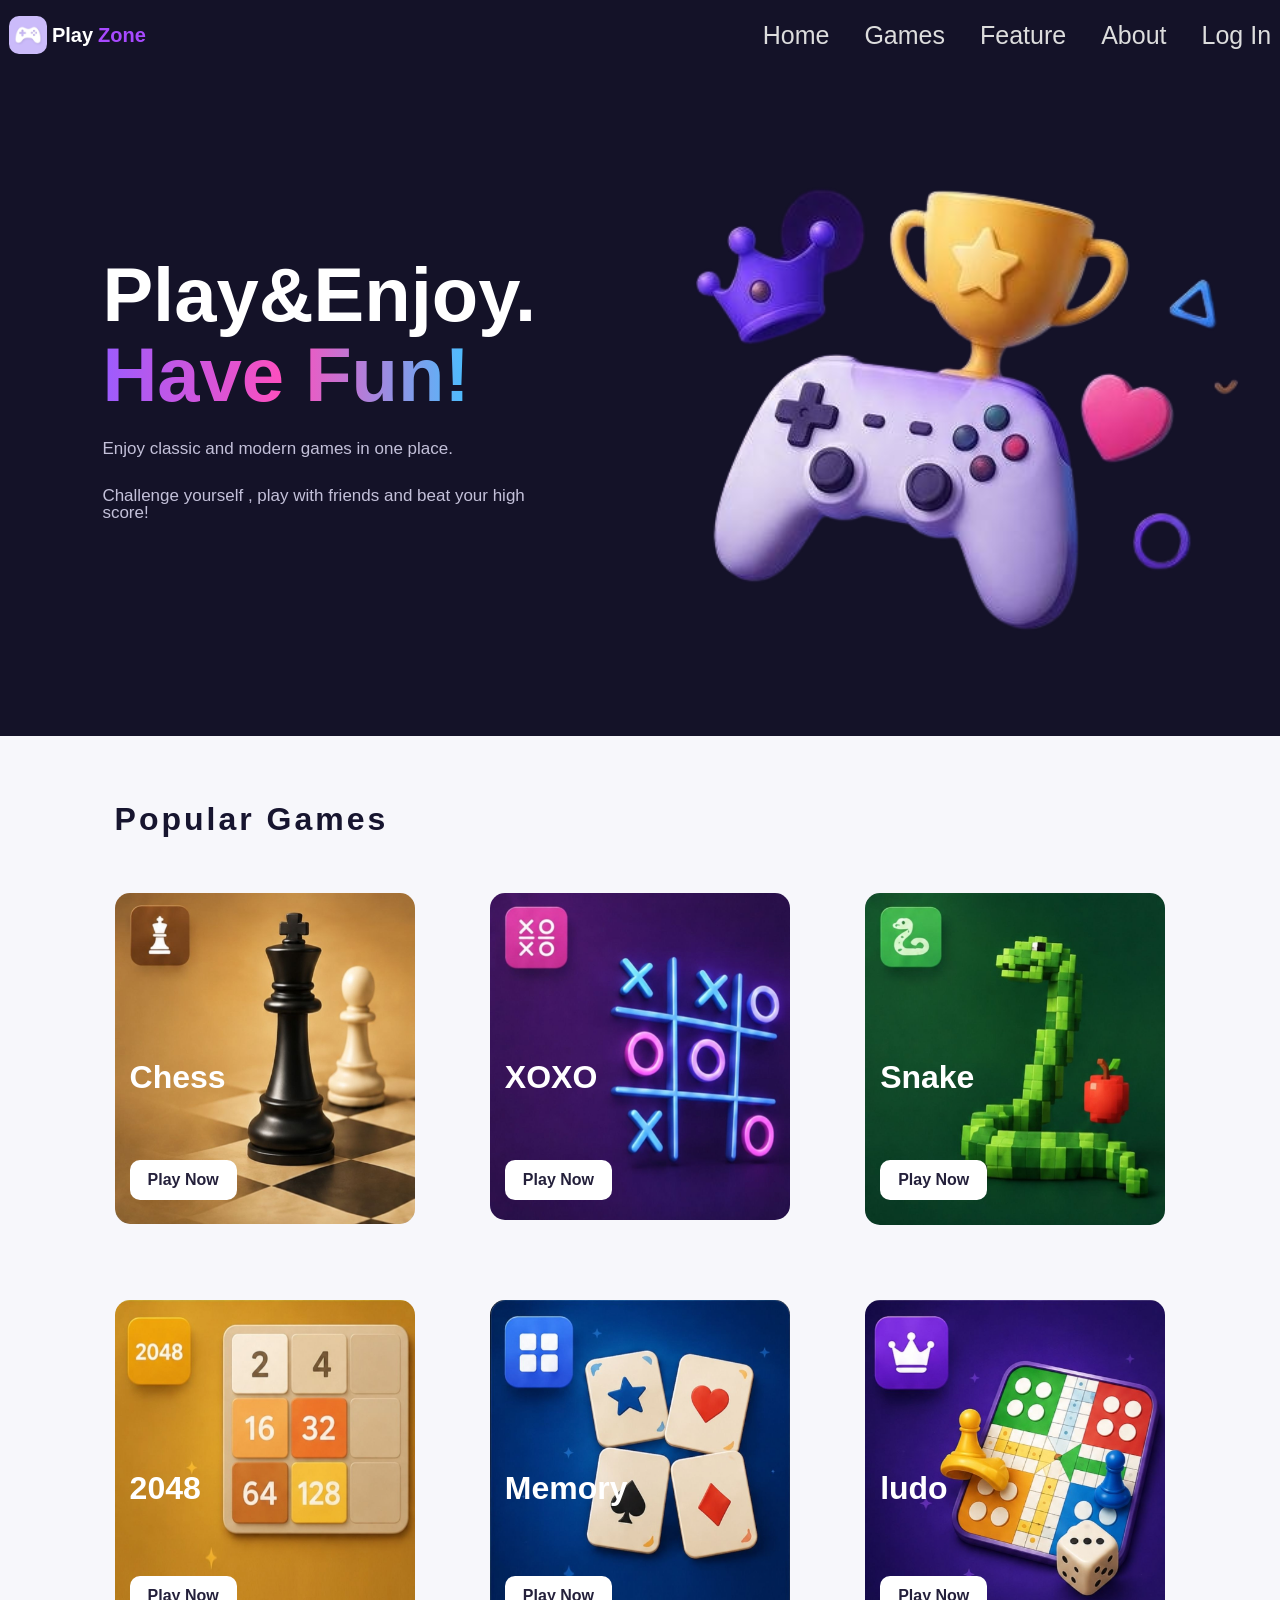
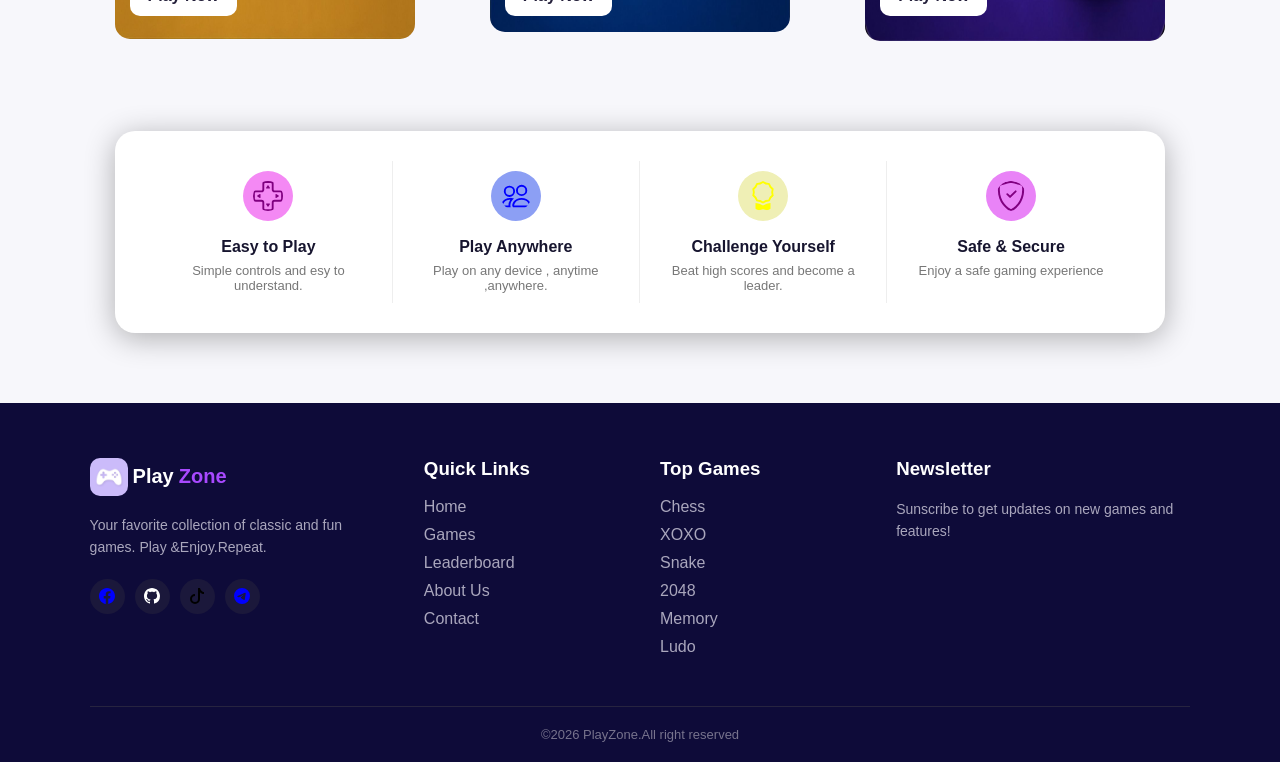
<file: index.html>
<!doctype html>
<html lang="en">
  <head>
    <meta charset="UTF-8" />
    <meta name="viewport" content="width=device-width, initial-scale=1.0" />
    <title>PlayZone</title>

    <!-- favicon -->
    <link rel="shortcut icon" href="image/logo.jpg" type="image/x-icon" />

    <!-- css -->
    <link rel="stylesheet" href="home.css" />
  </head>

  <body>
    <!-- nav  -->
    <nav class="navbar">
      <div class="logo">
        <img
          src="image/logo.jpg"
          width="38px"
          height="38px"
          class="logo-icon"
          alt=""
        />Play<span>Zone</span>
      </div>
      <ul class="nav-link">
        <li><a href="#">Home</a></li>
        <li><a href="#games">Games</a></li>
        <li><a href="#feature">Feature</a></li>
        <li><a href="#about">About</a></li>
        <!-- Login / Logout -->
        <li><a href="logIn.html" id="loginBtn" class="login-btn">Log In</a></li>
      </ul>
    </nav>

    <!-- main  -->
    <section class="main">
      <div class="main-content">
        <h1>
          Play&Enjoy. <br />
          <span class="gradient-text">Have Fun!</span>
        </h1>
        <p>Enjoy classic and modern games in one place.</p>
        <p>Challenge yourself , play with friends and beat your high score!</p>
      </div>
      <div>
        <img src="image/background.png" alt="" />
      </div>
    </section>

    <!-- game -->
    <section class="game-section" id="games">
      <div class="section-title">
        <h2>Popular Games</h2>
      </div>
      <div class="game-grid">
        <!-- chess -->
        <div class="game-card chess">
          <img
            src="image/chess.jpg"
            width="100%"
            style="border-radius: 15px"
            alt=""
          />
          <h3>Chess</h3>

          <a href="chess/index.html" class="play-btn chess1">Play Now</a>
        </div>

        <!-- xoxo -->
        <div class="game-card xoxo">
          <img
            src="image/xoxo.jpg"
            width="100%"
            style="border-radius: 15px"
            alt=""
          />
          <h3>XOXO</h3>

          <a href="xoxo/index.html" class="play-btn xoxo1">Play Now</a>
        </div>

        <!-- snake -->
        <div class="game-card snack">
          <img
            src="image/snake.jpg"
            width="100%"
            style="border-radius: 15px"
            alt=""
          />
          <h3>Snake</h3>

          <a href="snake/index.html" class="play-btn snack1">Play Now</a>
        </div>

        <!-- game2048 -->
        <div class="game-card game2048">
          <img
            src="image/g2048.jpg"
            width="100%"
            style="border-radius: 15px"
            alt=""
          />

          <h3>2048</h3>

          <a href="g2048/index.html" class="play-btn g2048">Play Now</a>
        </div>

        <!-- memory -->
        <div class="game-card memory">
          <img
            src="image/memory.jpg"
            width="100%"
            style="border-radius: 15px"
            alt=""
          />
          <h3>Memory</h3>

          <a href="memory/index.html" class="play-btn memory1">Play Now</a>
        </div>

        <!-- ludo -->
        <div class="game-card ludo">
          <img
            src="image/ludo.jpg"
            width="100%"
            style="border-radius: 15px"
            alt=""
          />
          <h3>ludo</h3>

          <a href="ludo/index.html" class="play-btn lido">Play Now</a>
        </div>
      </div>
    </section>

    <!-- features -->
    <section class="features" id="feature">
      <div class="feature">
        <div class="feature-icon">
          <svg
            xmlns="http://www.w3.org/2000/svg"
            width="50"
            height="50"
            fill="purple"
            class="bi bi-dpad"
            viewBox="0 0 16 16"
            style="background: #f489f4; border-radius: 50%; padding: 10px"
          >
            <path
              d="m7.788 2.34-.799 1.278A.25.25 0 0 0 7.201 4h1.598a.25.25 0 0 0 .212-.382l-.799-1.279a.25.25 0 0 0-.424 0Zm0 11.32-.799-1.277A.25.25 0 0 1 7.201 12h1.598a.25.25 0 0 1 .212.383l-.799 1.278a.25.25 0 0 1-.424 0ZM3.617 9.01 2.34 8.213a.25.25 0 0 1 0-.424l1.278-.799A.25.25 0 0 1 4 7.201V8.8a.25.25 0 0 1-.383.212Zm10.043-.798-1.277.799A.25.25 0 0 1 12 8.799V7.2a.25.25 0 0 1 .383-.212l1.278.799a.25.25 0 0 1 0 .424Z"
            />
            <path
              d="M6.5 0A1.5 1.5 0 0 0 5 1.5v3a.5.5 0 0 1-.5.5h-3A1.5 1.5 0 0 0 0 6.5v3A1.5 1.5 0 0 0 1.5 11h3a.5.5 0 0 1 .5.5v3A1.5 1.5 0 0 0 6.5 16h3a1.5 1.5 0 0 0 1.5-1.5v-3a.5.5 0 0 1 .5-.5h3A1.5 1.5 0 0 0 16 9.5v-3A1.5 1.5 0 0 0 14.5 5h-3a.5.5 0 0 1-.5-.5v-3A1.5 1.5 0 0 0 9.5 0zM6 1.5a.5.5 0 0 1 .5-.5h3a.5.5 0 0 1 .5.5v3A1.5 1.5 0 0 0 11.5 6h3a.5.5 0 0 1 .5.5v3a.5.5 0 0 1-.5.5h-3a1.5 1.5 0 0 0-1.5 1.5v3a.5.5 0 0 1-.5.5h-3a.5.5 0 0 1-.5-.5v-3A1.5 1.5 0 0 0 4.5 10h-3a.5.5 0 0 1-.5-.5v-3a.5.5 0 0 1 .5-.5h3A1.5 1.5 0 0 0 6 4.5z"
            />
          </svg>
        </div>
        <h4>Easy to Play</h4>
        <p>Simple controls and esy to understand.</p>
      </div>
      <div class="feature">
        <div class="feature-icon">
          <svg
            xmlns="http://www.w3.org/2000/svg"
            width="50"
            height="50"
            fill="blue"
            class="bi bi-people"
            viewBox="0 0 16 16"
            style="background: #8c9ff4; border-radius: 50%; padding: 10px"
          >
            <path
              d="M15 14s1 0 1-1-1-4-5-4-5 3-5 4 1 1 1 1zm-7.978-1L7 12.996c.001-.264.167-1.03.76-1.72C8.312 10.629 9.282 10 11 10c1.717 0 2.687.63 3.24 1.276.593.69.758 1.457.76 1.72l-.008.002-.014.002zM11 7a2 2 0 1 0 0-4 2 2 0 0 0 0 4m3-2a3 3 0 1 1-6 0 3 3 0 0 1 6 0M6.936 9.28a6 6 0 0 0-1.23-.247A7 7 0 0 0 5 9c-4 0-5 3-5 4q0 1 1 1h4.216A2.24 2.24 0 0 1 5 13c0-1.01.377-2.042 1.09-2.904.243-.294.526-.569.846-.816M4.92 10A5.5 5.5 0 0 0 4 13H1c0-.26.164-1.03.76-1.724.545-.636 1.492-1.256 3.16-1.275ZM1.5 5.5a3 3 0 1 1 6 0 3 3 0 0 1-6 0m3-2a2 2 0 1 0 0 4 2 2 0 0 0 0-4"
            />
          </svg>
        </div>
        <h4>Play Anywhere</h4>
        <p>Play on any device , anytime ,anywhere.</p>
      </div>
      <div class="feature">
        <div class="feature-icon">
          <svg
            xmlns="http://www.w3.org/2000/svg"
            width="50"
            height="50"
            fill="yellow"
            class="bi bi-award"
            viewBox="0 0 16 16"
            style="background: #efefb5; border-radius: 50%; padding: 10px"
          >
            <path
              d="M9.669.864 8 0 6.331.864l-1.858.282-.842 1.68-1.337 1.32L2.6 6l-.306 1.854 1.337 1.32.842 1.68 1.858.282L8 12l1.669-.864 1.858-.282.842-1.68 1.337-1.32L13.4 6l.306-1.854-1.337-1.32-.842-1.68zm1.196 1.193.684 1.365 1.086 1.072L12.387 6l.248 1.506-1.086 1.072-.684 1.365-1.51.229L8 10.874l-1.355-.702-1.51-.229-.684-1.365-1.086-1.072L3.614 6l-.25-1.506 1.087-1.072.684-1.365 1.51-.229L8 1.126l1.356.702z"
            />
            <path
              d="M4 11.794V16l4-1 4 1v-4.206l-2.018.306L8 13.126 6.018 12.1z"
            />
          </svg>
        </div>
        <h4>Challenge Yourself</h4>
        <p>Beat high scores and become a leader.</p>
      </div>
      <div class="feature">
        <div class="feature-icon">
          <svg
            xmlns="http://www.w3.org/2000/svg"
            width="50"
            height="50"
            fill="purple"
            class="bi bi-shield-check"
            viewBox="0 0 16 16"
            style="background: #e983f7; border-radius: 50%; padding: 10px"
          >
            <path
              d="M5.338 1.59a61 61 0 0 0-2.837.856.48.48 0 0 0-.328.39c-.554 4.157.726 7.19 2.253 9.188a10.7 10.7 0 0 0 2.287 2.233c.346.244.652.42.893.533q.18.085.293.118a1 1 0 0 0 .101.025 1 1 0 0 0 .1-.025q.114-.034.294-.118c.24-.113.547-.29.893-.533a10.7 10.7 0 0 0 2.287-2.233c1.527-1.997 2.807-5.031 2.253-9.188a.48.48 0 0 0-.328-.39c-.651-.213-1.75-.56-2.837-.855C9.552 1.29 8.531 1.067 8 1.067c-.53 0-1.552.223-2.662.524zM5.072.56C6.157.265 7.31 0 8 0s1.843.265 2.928.56c1.11.3 2.229.655 2.887.87a1.54 1.54 0 0 1 1.044 1.262c.596 4.477-.787 7.795-2.465 9.99a11.8 11.8 0 0 1-2.517 2.453 7 7 0 0 1-1.048.625c-.28.132-.581.24-.829.24s-.548-.108-.829-.24a7 7 0 0 1-1.048-.625 11.8 11.8 0 0 1-2.517-2.453C1.928 10.487.545 7.169 1.141 2.692A1.54 1.54 0 0 1 2.185 1.43 63 63 0 0 1 5.072.56"
            />
            <path
              d="M10.854 5.146a.5.5 0 0 1 0 .708l-3 3a.5.5 0 0 1-.708 0l-1.5-1.5a.5.5 0 1 1 .708-.708L7.5 7.793l2.646-2.647a.5.5 0 0 1 .708 0"
            />
          </svg>
        </div>
        <h4>Safe & Secure</h4>
        <p>Enjoy a safe gaming experience</p>
      </div>
    </section>

    <!-- footer -->
    <footer id="about">
      <div class="footer-grid">
        <div class="footer-column">
          <div class="logo">
            <img
              src="image/logo.jpg"
              width="38px"
              height="38px"
              class="logo-icon"
              alt=""
            />Play<span>Zone</span>
          </div>
          <br />
          <p>
            Your favorite collection of classic and fun games. Play
            &Enjoy.Repeat.
          </p>

          <div class="social">
            <a href="#"
              ><svg
                xmlns="http://www.w3.org/2000/svg"
                width="16"
                height="16"
                fill="blue"
                class="bi bi-facebook"
                viewBox="0 0 16 16"
              >
                <path
                  d="M16 8.049c0-4.446-3.582-8.05-8-8.05C3.58 0-.002 3.603-.002 8.05c0 4.017 2.926 7.347 6.75 7.951v-5.625h-2.03V8.05H6.75V6.275c0-2.017 1.195-3.131 3.022-3.131.876 0 1.791.157 1.791.157v1.98h-1.009c-.993 0-1.303.621-1.303 1.258v1.51h2.218l-.354 2.326H9.25V16c3.824-.604 6.75-3.934 6.75-7.951"
                />
              </svg>
            </a>
            <a href="#"
              ><svg
                xmlns="http://www.w3.org/2000/svg"
                width="16"
                height="16"
                fill="white"
                class="bi bi-github"
                viewBox="0 0 16 16"
              >
                <path
                  d="M8 0C3.58 0 0 3.58 0 8c0 3.54 2.29 6.53 5.47 7.59.4.07.55-.17.55-.38 0-.19-.01-.82-.01-1.49-2.01.37-2.53-.49-2.69-.94-.09-.23-.48-.94-.82-1.13-.28-.15-.68-.52-.01-.53.63-.01 1.08.58 1.23.82.72 1.21 1.87.87 2.33.66.07-.52.28-.87.51-1.07-1.78-.2-3.64-.89-3.64-3.95 0-.87.31-1.59.82-2.15-.08-.2-.36-1.02.08-2.12 0 0 .67-.21 2.2.82.64-.18 1.32-.27 2-.27s1.36.09 2 .27c1.53-1.04 2.2-.82 2.2-.82.44 1.1.16 1.92.08 2.12.51.56.82 1.27.82 2.15 0 3.07-1.87 3.75-3.65 3.95.29.25.54.73.54 1.48 0 1.07-.01 1.93-.01 2.2 0 .21.15.46.55.38A8.01 8.01 0 0 0 16 8c0-4.42-3.58-8-8-8"
                />
              </svg>
            </a>
            <a href="#"
              ><svg
                xmlns="http://www.w3.org/2000/svg"
                width="16"
                height="16"
                fill="black"
                class="bi bi-tiktok"
                viewBox="0 0 16 16"
              >
                <path
                  d="M9 0h1.98c.144.715.54 1.617 1.235 2.512C12.895 3.389 13.797 4 15 4v2c-1.753 0-3.07-.814-4-1.829V11a5 5 0 1 1-5-5v2a3 3 0 1 0 3 3z"
                />
              </svg>
            </a>
            <a href="#"
              ><svg
                xmlns="http://www.w3.org/2000/svg"
                width="16"
                height="16"
                fill="blue"
                class="bi bi-telegram"
                viewBox="0 0 16 16"
              >
                <path
                  d="M16 8A8 8 0 1 1 0 8a8 8 0 0 1 16 0M8.287 5.906q-1.168.486-4.666 2.01-.567.225-.595.442c-.03.243.275.339.69.47l.175.055c.408.133.958.288 1.243.294q.39.01.868-.32 3.269-2.206 3.374-2.23c.05-.012.12-.026.166.016s.042.12.037.141c-.03.129-1.227 1.241-1.846 1.817-.193.18-.33.307-.358.336a8 8 0 0 1-.188.186c-.38.366-.664.64.015 1.088.327.216.589.393.85.571.284.194.568.387.936.629q.14.092.27.187c.331.236.63.448.997.414.214-.02.435-.22.547-.82.265-1.417.786-4.486.906-5.751a1.4 1.4 0 0 0-.013-.315.34.34 0 0 0-.114-.217.53.53 0 0 0-.31-.093c-.3.005-.763.166-2.984 1.09"
                />
              </svg>
            </a>
          </div>
        </div>
        <div class="footer-column">
          <h3>Quick Links</h3>
          <ul class="footer-links">
            <li><a href="#">Home</a></li>
            <li><a href="#games">Games</a></li>
            <li><a href="#feature">Leaderboard</a></li>
            <li><a href="#about">About Us</a></li>
            <li><a href="#about">Contact</a></li>
          </ul>
        </div>
        <div class="footer-column">
          <h3>Top Games</h3>
          <ul class="footer-links">
            <li><a href="chess/index.html" class="game">Chess</a></li>
            <li><a href="xoxo/index.html" class="game">XOXO</a></li>
            <li><a href="snake/index.html" class="game">Snake</a></li>
            <li><a href="g2048/index.html" class="game">2048</a></li>
            <li><a href="memory/index.html" class="game">Memory</a></li>
            <li><a href="ludo/index.html" class="game">Ludo</a></li>
          </ul>
        </div>
        <div class="footer-column">
          <h3>Newsletter</h3>
          <p>Sunscribe to get updates on new games and features!</p>
        </div>
      </div>
      <div class="copyright">&copy;2026 PlayZone.All right reserved</div>
    </footer>
    <script>
      const loginBtn = document.getElementById("loginBtn");

      // Check login status
      const isLoggedIn = localStorage.getItem("isLoggedIn");

      if (isLoggedIn === "true") {
        loginBtn.textContent = "Logout";
        loginBtn.href = "#";

        loginBtn.addEventListener("click", function (e) {
          e.preventDefault();

          localStorage.removeItem("isLoggedIn");
          window.location.reload();
          alert("You have been logged out.");
        });
      }

      // Get all game buttons
      const gameButtons = document.querySelectorAll(".play-btn");
      // BLOCK GAME IF NOT LOGGED IN
      gameButtons.forEach(function (button) {
        button.addEventListener("click", function (event) {
          // If user is NOT logged in
          if (isLoggedIn !== "true") {
            event.preventDefault();

            alert("Please Log In first!");

            // Go to login page
            window.location.href = "logIn.html";
          }
        });
      });
      const game = document.querySelectorAll(".game");

      game.forEach(function (button) {
        button.addEventListener("click", function (event) {
          // If user is NOT logged in
          if (isLoggedIn !== "true") {
            event.preventDefault();

            alert("Please Log In first!");

            // Go to login page
            window.location.href = "logIn.html";
          }
        });
      });
    </script>
  </body>
</html>
</file>
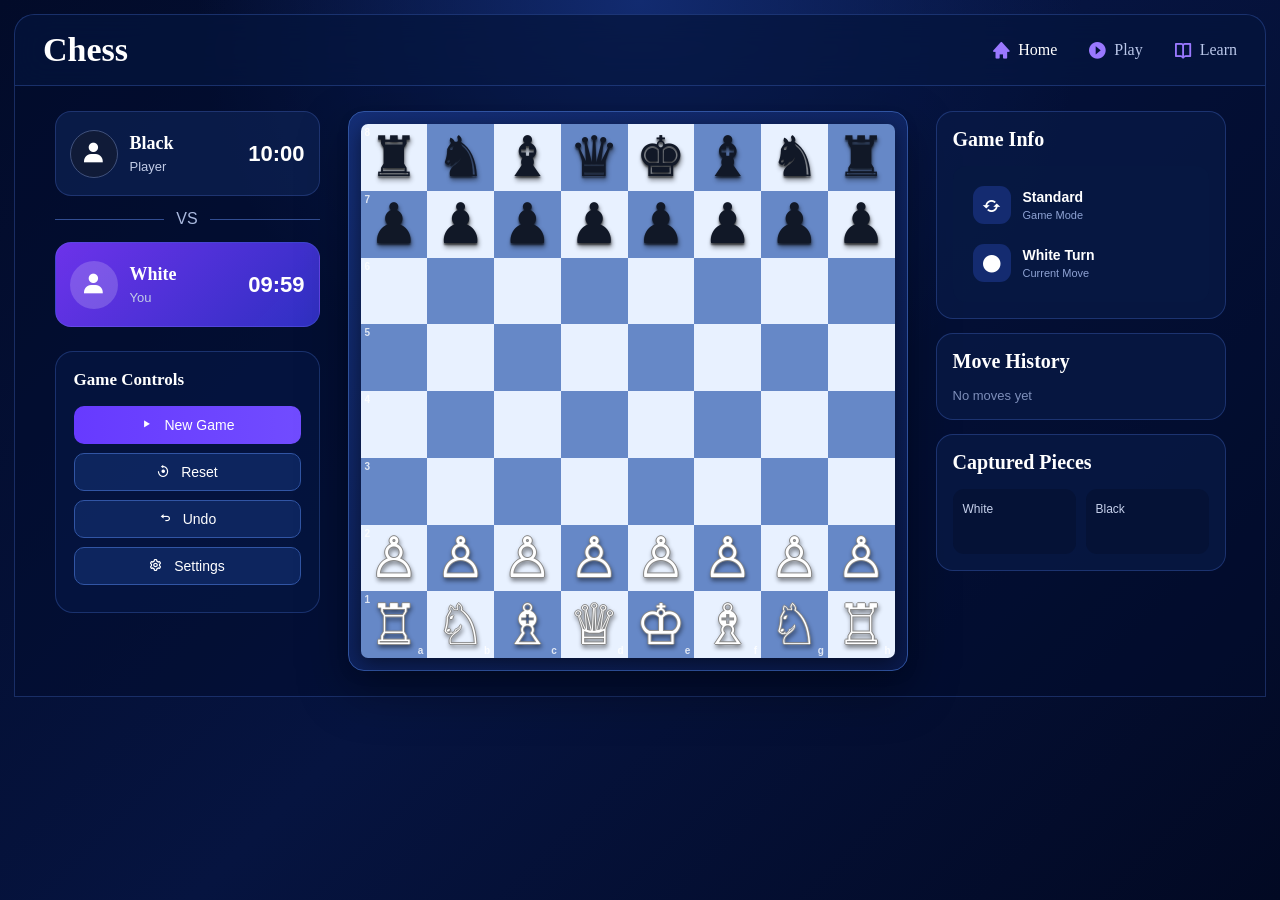
<file: chess/index.html>
<!doctype html>
<html lang="en">
  <head>
    <meta charset="UTF-8" />
    <meta name="viewport" content="width=device-width, initial-scale=1.0" />

    <title>Chess Game</title>

    <link rel="stylesheet" href="chess.css" />

    <!-- Favicon -->
    <link rel="shortcut icon" href="../image/logo.jpg" type="image/x-icon" />

    <!-- Boxicons -->
    <link
      href="https://unpkg.com/boxicons@2.1.4/css/boxicons.min.css"
      rel="stylesheet"
    />
  </head>

  <body>
    <div class="app">
      <!-- ================= HEADER ================= -->
      <header class="header">
        <div class="logo">
          <span>Chess</span>
        </div>

        <nav class="nav">
          <a class="active" href="../index.html">
            <i class="bx bxs-home"></i>
            Home
          </a>

          <a href="#game">
            <i class="bx bxs-caret-right-circle"></i>
            Play
          </a>

          <a href="#learn">
            <i class="bx bx-book-open"></i>
            Learn
          </a>
        </nav>
      </header>

      <!-- ================= MAIN GAME ================= -->
      <main class="main">
        <!-- LEFT PANEL -->
        <section class="left-panel">
          <!-- BLACK PLAYER -->
          <div class="player-card black-player">
            <div class="player-info">
              <div class="player-avatar black-avatar">
                <i class="bx bxs-user"></i>
              </div>

              <div>
                <h3>Black</h3>
                <span>Player</span>
              </div>
            </div>

            <div class="timer" id="blackTimer">10:00</div>
          </div>

          <div class="vs">
            <span></span>
            VS
            <span></span>
          </div>

          <!-- WHITE PLAYER -->
          <div class="player-card white-player">
            <div class="player-info">
              <div class="player-avatar white-avatar">
                <i class="bx bxs-user"></i>
              </div>

              <div>
                <h3>White</h3>
                <span>You</span>
              </div>
            </div>

            <div class="timer" id="whiteTimer">10:00</div>
          </div>

          <!-- GAME CONTROLS -->
          <div class="control-box">
            <h3>Game Controls</h3>

            <button class="main-btn" id="newGameBtn">
              <i class="bx bx-play"></i>
              New Game
            </button>

            <button class="control-btn" id="resetBtn">
              <i class="bx bx-reset"></i>
              Reset
            </button>

            <button class="control-btn" id="undoBtn">
              <i class="bx bx-undo"></i>
              Undo
            </button>

            <button class="control-btn" id="settingsBtn">
              <i class="bx bx-cog"></i>
              Settings
            </button>
          </div>
        </section>

        <!-- ================= BOARD ================= -->
        <section class="board-section" id="game">
          <div class="board-container">
            <div class="board" id="board"></div>
          </div>

          <div class="mobile-turn" id="mobileTurn">White's Turn</div>
        </section>

        <!-- ================= RIGHT PANEL ================= -->
        <section class="right-panel">
          <!-- GAME INFO -->
          <div class="info-card">
            <div class="card-title">
              <h2>Game Info</h2>
              <i class="bx bx-chess"></i>
            </div>

            <div class="game-info">
              <div class="info-row">
                <div class="info-icon">
                  <i class="bx bx-refresh"></i>
                </div>

                <div>
                  <strong>Standard</strong>
                  <span>Game Mode</span>
                </div>
              </div>

              <div class="info-row">
                <div class="info-icon">
                  <i class="bx bxs-circle"></i>
                </div>

                <div>
                  <strong id="turnText">White Turn</strong>
                  <span>Current Move</span>
                </div>
              </div>
            </div>
          </div>

          <!-- MOVE HISTORY -->
          <div class="info-card history-card">
            <div class="card-title">
              <h2>Move History</h2>
            </div>

            <div class="history" id="moveHistory">
              <p class="empty-history">No moves yet</p>
            </div>
          </div>

          <!-- CAPTURED -->
          <div class="info-card">
            <div class="card-title">
              <h2>Captured Pieces</h2>
            </div>

            <div class="captured-container">
              <div class="captured-side">
                <span>White</span>

                <div id="whiteCaptured" class="captured-pieces"></div>
              </div>

              <div class="captured-side">
                <span>Black</span>

                <div id="blackCaptured" class="captured-pieces"></div>
              </div>
            </div>
          </div>
        </section>
      </main>

      <!-- ================= BOTTOM SECTION ================= -->
    </div>

    <!-- PROMOTION MODAL -->
    <div class="promotion-modal" id="promotionModal">
      <div class="promotion-box">
        <h2>Choose Promotion</h2>

        <div class="promotion-options">
          <button data-piece="q">♕</button>
          <button data-piece="r">♖</button>
          <button data-piece="b">♗</button>
          <button data-piece="n">♘</button>
        </div>
      </div>
    </div>

    <!-- GAME OVER MODAL -->
    <div class="game-modal" id="gameModal">
      <div class="game-modal-box">
        <div class="modal-icon">🏆</div>

        <h2 id="modalTitle">You Win!</h2>

        <p id="modalText">Checkmate</p>

        <button id="modalNewGame">Play Again</button>
      </div>
    </div>

    <script src="chess.js"></script>
  </body>
</html>
</file>
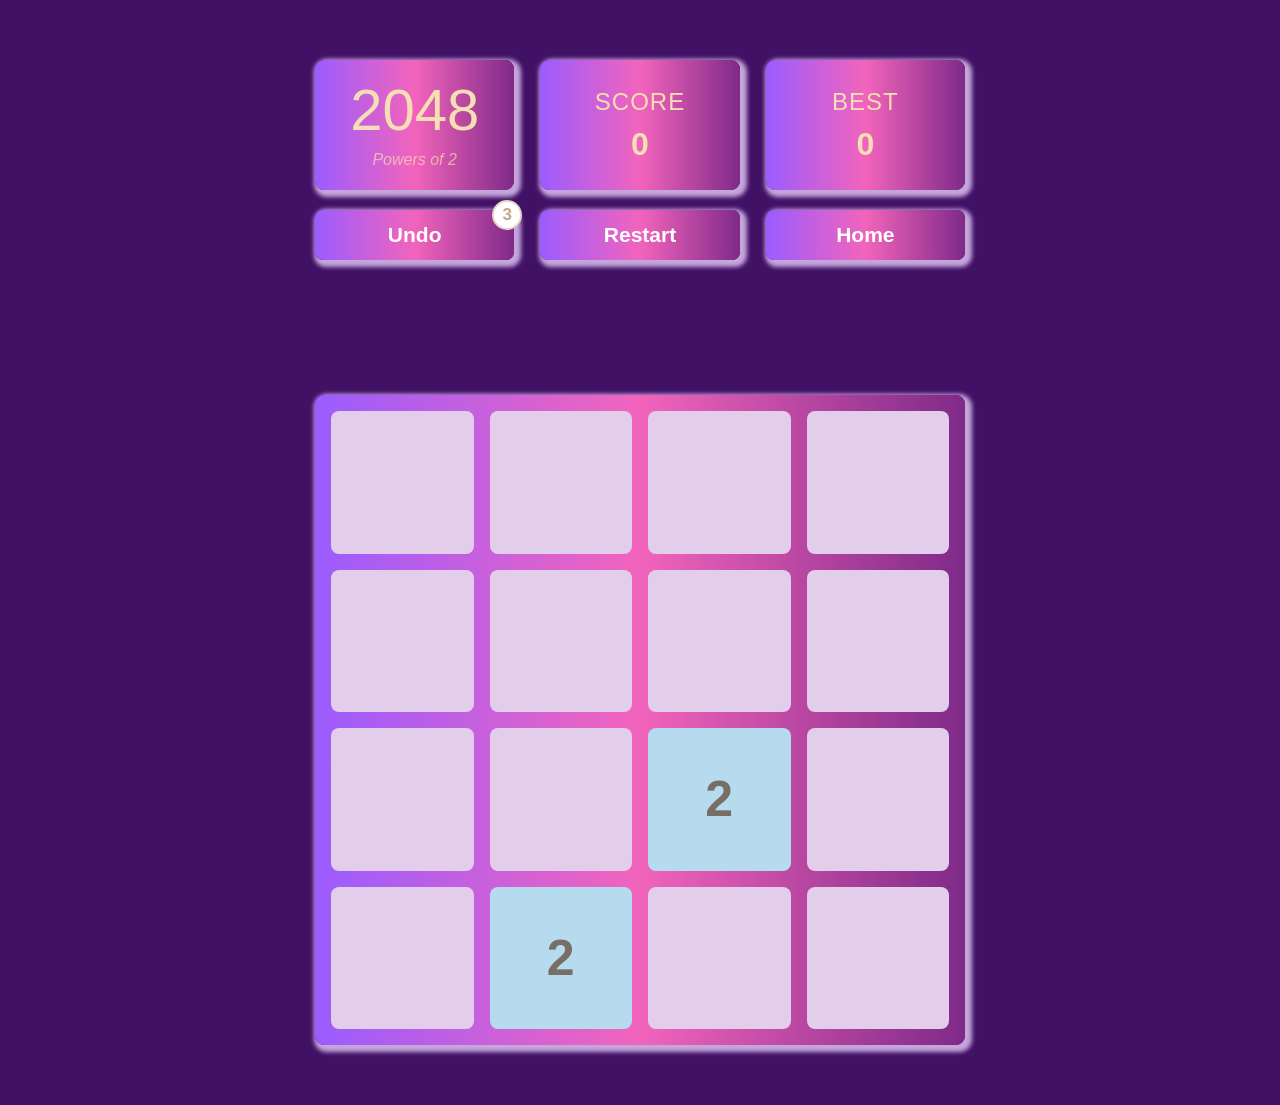
<file: g2048/index.html>
<!doctype html>
<html lang="en">
  <head>
    <meta charset="UTF-8" />
    <meta name="viewport" content="width=device-width, initial-scale=1.0" />

    <title>2048</title>
    <!-- Favicon -->
    <link rel="shortcut icon" href="../image/logo.jpg" type="image/x-icon" />
    <link rel="stylesheet" href="style.css" />
  </head>

  <body>
    <div class="game-container">
      <!-- TOP -->
      <div class="top">
        <div class="logo-box">
          <h1>2048</h1>
          <p>Powers of 2</p>
        </div>

        <div class="score-box">
          <span>SCORE</span>
          <strong id="score">0</strong>
        </div>

        <div class="score-box">
          <span>BEST</span>
          <strong id="best">0</strong>
        </div>
      </div>

      <!-- BUTTONS -->
      <div class="buttons">
        <button id="undo">
          Undo
          <small id="undo-count">3</small>
        </button>

        <button id="restart">Restart</button>

        <button id="settings">Home</button>
      </div>

      <!-- GAME BOARD -->
      <div id="game-board"></div>

      <!-- MESSAGE -->
      <div id="message">
        <h2 id="message-title">Game Over!</h2>

        <button id="message-button">Try Again</button>
      </div>
    </div>

    <script src="script.js"></script>
  </body>
</html>
</file>
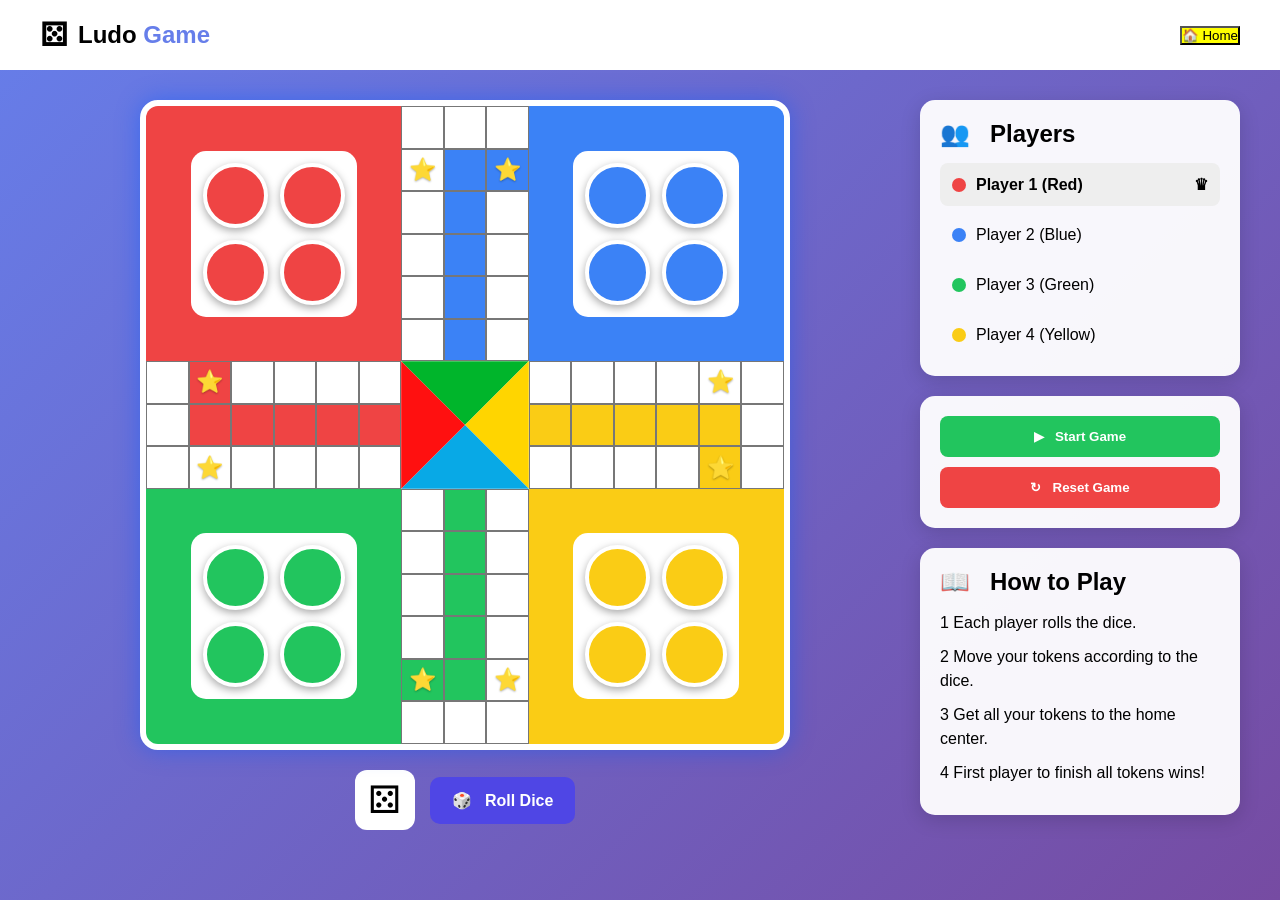
<file: ludo/index.html>
<!doctype html>
<html lang="en">
  <head>
    <meta charset="UTF-8" />
    <meta name="viewport" content="width=device-width, initial-scale=1.0" />
    <title>Ludo Game</title>
    <!-- favicon -->
    <link rel="shortcut icon" href="../image/logo.jpg" type="image/x-icon" />
    <link rel="stylesheet" href="ludo.css" />
  </head>

  <body>
    <div class="app">
      <!-- header -->
      <header class="header">
        <div class="logo">
          <span class="dice-logo">⚄</span>
          <span>Ludo <b>Game</b></span>
        </div>

        <nav>
          <button
            class="home-btn"
            onclick="goHome()"
            style="background-color: yellow"
          >
            🏠 Home
          </button>
        </nav>
      </header>

      <!-- main -->
      <main class="main">
        <!-- left -->
        <section class="left-section">
          <!-- board-->
          <div class="board">
            <!-- RED HOME -->
            <div class="home red-home">
              <div class="base">
                <span class="token red-token" data-token="0"></span>
                <span class="token red-token" data-token="1"></span>
                <span class="token red-token" data-token="2"></span>
                <span class="token red-token" data-token="3"></span>
              </div>
            </div>

            <!-- BLUE HOME -->
            <div class="home blue-home">
              <div class="base">
                <span class="token blue-token" data-token="0"></span>
                <span class="token blue-token" data-token="1"></span>
                <span class="token blue-token" data-token="2"></span>
                <span class="token blue-token" data-token="3"></span>
              </div>
            </div>

            <!-- GREEN HOME -->
            <div class="home green-home">
              <div class="base">
                <span class="token green-token" data-token="0"></span>
                <span class="token green-token" data-token="1"></span>
                <span class="token green-token" data-token="2"></span>
                <span class="token green-token" data-token="3"></span>
              </div>
            </div>

            <!-- YELLOW HOME -->
            <div class="home yellow-home">
              <div class="base">
                <span class="token yellow-token" data-token="0"></span>
                <span class="token yellow-token" data-token="1"></span>
                <span class="token yellow-token" data-token="2"></span>
                <span class="token yellow-token" data-token="3"></span>
              </div>
            </div>

            <!-- TOP PATH -->

            <div class="path top-path">
              <div data-cell="51"></div>
              <div data-cell="0"></div>
              <div data-cell="1"></div>

              <div class="safe" data-cell="50">⭐</div>
              <div class="blue-path" data-cell="b5"></div>
              <div class="blue-path safe" data-cell="2">⭐</div>

              <div data-cell="49"></div>
              <div class="blue-path" data-cell="b4"></div>
              <div data-cell="3"></div>

              <div data-cell="48"></div>
              <div class="blue-path" data-cell="b3"></div>
              <div data-cell="4"></div>

              <div data-cell="47"></div>
              <div class="blue-path" data-cell="b2"></div>
              <div data-cell="5"></div>

              <div data-cell="46"></div>
              <div class="blue-path" data-cell="b1"></div>
              <div data-cell="6"></div>
            </div>

            <!-- LEFT PATH -->
            <div class="path left-path">
              <div data-cell="40"></div>
              <div class="red-path safe" data-cell="41">⭐</div>
              <div data-cell="42"></div>
              <div data-cell="43"></div>
              <div data-cell="44"></div>
              <div data-cell="45"></div>

              <div data-cell="39"></div>
              <div class="red-path" data-cell="r5"></div>
              <div class="red-path" data-cell="r4"></div>
              <div class="red-path" data-cell="r3"></div>
              <div class="red-path" data-cell="r2"></div>
              <div class="red-path" data-cell="r1"></div>

              <div data-cell="38"></div>
              <div class="safe" data-cell="37">⭐</div>
              <div data-cell="36"></div>
              <div data-cell="35"></div>
              <div data-cell="34"></div>
              <div data-cell="33"></div>
            </div>

            <!-- RIGHT PATH -->
            <div class="path right-path">
              <div data-cell="7"></div>
              <div data-cell="8"></div>
              <div data-cell="9"></div>
              <div data-cell="10"></div>
              <div class="safe" data-cell="11">⭐</div>
              <div data-cell="12"></div>

              <div class="yellow-path" data-cell="y1"></div>
              <div class="yellow-path" data-cell="y2"></div>
              <div class="yellow-path" data-cell="y3"></div>
              <div class="yellow-path" data-cell="y4"></div>
              <div class="yellow-path" data-cell="y5"></div>
              <div data-cell="13"></div>

              <div data-cell="19"></div>
              <div data-cell="18"></div>
              <div data-cell="17"></div>
              <div data-cell="16"></div>
              <div class="yellow-path safe" data-cell="15">⭐</div>
              <div data-cell="14"></div>
            </div>
            <!-- BOTTOM PATH -->
            <div class="path bottom-path">
              <div data-cell="32"></div>
              <div class="green-path" data-cell="g1"></div>
              <div data-cell="20"></div>

              <div data-cell="31"></div>
              <div class="green-path" data-cell="g2"></div>
              <div data-cell="21"></div>

              <div data-cell="30"></div>
              <div class="green-path" data-cell="g3"></div>
              <div data-cell="22"></div>

              <div data-cell="29"></div>
              <div class="green-path" data-cell="g4"></div>
              <div data-cell="23"></div>

              <div class="green-path safe" data-cell="28">⭐</div>
              <div class="green-path" data-cell="g5"></div>
              <div class="safe" data-cell="24">⭐</div>

              <div data-cell="27"></div>
              <div data-cell="26"></div>
              <div data-cell="25"></div>
            </div>
            <!-- CENTER -->
            <div class="center">
              <div class="triangle green"></div>
              <div class="triangle yellow"></div>
              <div class="triangle blue"></div>
              <div class="triangle red"></div>
            </div>
          </div>

          <!-- DICE -->
          <div class="dice-area">
            <div id="dice" class="dice">⚄</div>

            <button id="rollBtn">🎲 &nbsp; Roll Dice</button>
          </div>
        </section>

        <!-- RIGHT SIDE -->
        <aside class="right-section">
          <!-- PLAYERS -->
          <div class="card players-card">
            <h2>👥 &nbsp; Players</h2>

            <div class="player active-player" id="player1">
              <span class="player-dot red-dot"></span>
              <span>Player 1 (Red)</span>
              <span class="crown">♛</span>
            </div>

            <div class="player" id="player2">
              <span class="player-dot blue-dot"></span>
              <span>Player 2 (Blue)</span>
            </div>

            <div class="player" id="player3">
              <span class="player-dot green-dot"></span>
              <span>Player 3 (Green)</span>
            </div>

            <div class="player" id="player4">
              <span class="player-dot yellow-dot"></span>
              <span>Player 4 (Yellow)</span>
            </div>
          </div>

          <!-- GAME CONTROL -->
          <div class="card controls">
            <button id="startBtn" class="start-btn">▶ &nbsp; Start Game</button>

            <button id="resetBtn" class="reset-btn">↻ &nbsp; Reset Game</button>
          </div>

          <!-- HOW TO PLAY -->
          <div class="card how-to">
            <h2>📖 &nbsp; How to Play</h2>
            <p>
              <span>1</span>
              Each player rolls the dice.
            </p>
            <p>
              <span>2</span>
              Move your tokens according to the dice.
            </p>

            <p>
              <span>3</span>
              Get all your tokens to the home center.
            </p>

            <p>
              <span>4</span>
              First player to finish all tokens wins!
            </p>
          </div>
        </aside>
      </main>
    </div>

    <script src="ludo.js"></script>
  </body>
</html>
</file>
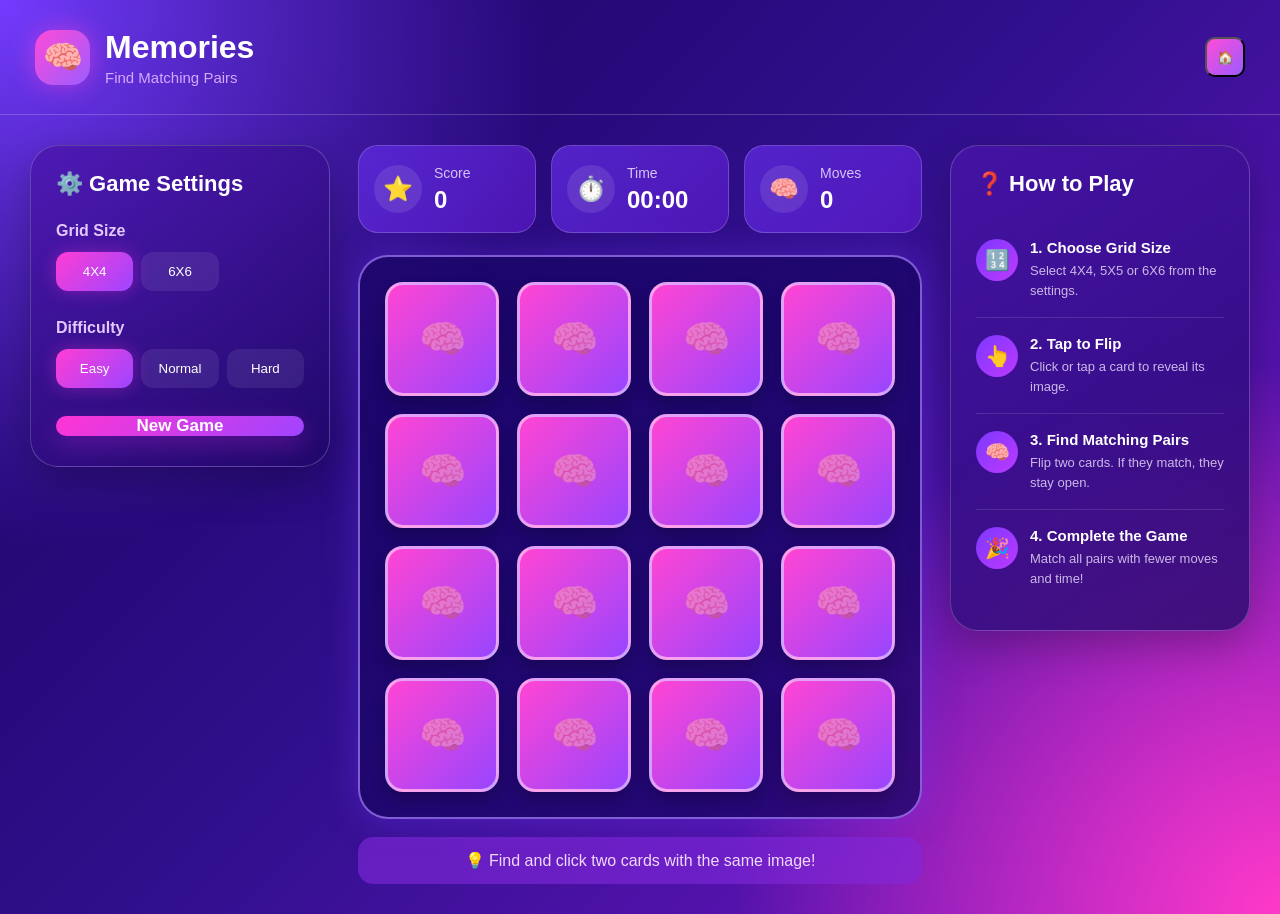
<file: memory/index.html>
<!doctype html>
<html lang="en">
  <head>
    <meta charset="UTF-8" />
    <meta name="viewport" content="width=device-width, initial-scale=1.0" />

    <title>Memories Card Game</title>
    <!-- Favicon -->
    <link rel="shortcut icon" href="../image/logo.jpg" type="image/x-icon" />
    <link rel="stylesheet" href="memory.css" />
  </head>

  <body>
    <!--header -->
    <header class="header">
      <div class="logo">
        <div class="logo-icon">🧠</div>

        <div>
          <h1>Memories</h1>
          <p>Find Matching Pairs</p>
        </div>
      </div>
      <button onclick="goHome()" class="home">🏠</button>
    </header>

    <!-- main -->
    <main class="main">
      <!-- left -->
      <aside class="settings-panel">
        <h2>⚙️ Game Settings</h2>
        <div class="setting-group">
          <h3>Grid Size</h3>
          <div class="option-group">
            <button class="grid-btn active" data-size="4">4X4</button>

            <button class="grid-btn" data-size="6">6X6</button>
          </div>
        </div>

        <!-- Difficulty -->

        <div class="setting-group">
          <h3>Difficulty</h3>
          <div class="option-group">
            <button class="difficulty-btn active">Easy</button>
            <button class="difficulty-btn">Normal</button>
            <button class="difficulty-btn">Hard</button>
          </div>
        </div>
        <button id="new-game-btn" class="new-game-btn">New Game</button>
      </aside>

      <!--game -->

      <section class="game-section">
        <!-- Statistics -->

        <div class="stats">
          <div class="stat-card">
            <div class="stat-icon">⭐</div>

            <div>
              <span>Score</span>
              <strong id="score">0</strong>
            </div>
          </div>

          <div class="stat-card">
            <div class="stat-icon">⏱️</div>

            <div>
              <span>Time</span>
              <strong id="time">00:00</strong>
            </div>
          </div>

          <div class="stat-card">
            <div class="stat-icon">🧠</div>

            <div>
              <span>Moves</span>
              <strong id="moves">0</strong>
            </div>
          </div>
        </div>

        <!-- Card Board -->
        <div id="game-board" class="game-board">
          <!-- JS creates cards here -->
        </div>
        <!-- Hint -->

        <div class="hint">💡 Find and click two cards with the same image!</div>
      </section>

      <!-- ============ HOW TO PLAY ============ -->

      <aside class="how-to-play">
        <h2>❓ How to Play</h2>

        <div class="instruction">
          <div class="instruction-icon">🔢</div>

          <div>
            <h3>1. Choose Grid Size</h3>
            <p>Select 4X4, 5X5 or 6X6 from the settings.</p>
          </div>
        </div>

        <div class="instruction">
          <div class="instruction-icon">👆</div>

          <div>
            <h3>2. Tap to Flip</h3>
            <p>Click or tap a card to reveal its image.</p>
          </div>
        </div>

        <div class="instruction">
          <div class="instruction-icon">🧠</div>

          <div>
            <h3>3. Find Matching Pairs</h3>
            <p>Flip two cards. If they match, they stay open.</p>
          </div>
        </div>

        <div class="instruction">
          <div class="instruction-icon">🎉</div>

          <div>
            <h3>4. Complete the Game</h3>
            <p>Match all pairs with fewer moves and time!</p>
          </div>
        </div>
      </aside>
    </main>

    <!-- win -->

    <div id="win-modal" class="modal">
      <div class="modal-content">
        <div class="win-icon">🎉</div>

        <h2>You Win!</h2>
        <p>Congratulations!</p>

        <div class="result">
          <div>
            <span>Score</span>
            <strong id="final-score">0</strong>
          </div>

          <div>
            <span>Moves</span>
            <strong id="final-moves">0</strong>
          </div>

          <div>
            <span>Time</span>
            <strong id="final-time">00:00</strong>
          </div>
        </div>

        <button id="play-again-btn" class="new-game-btn">Play Again</button>
      </div>
    </div>

    <script src="memory.js"></script>
  </body>
</html>
</file>
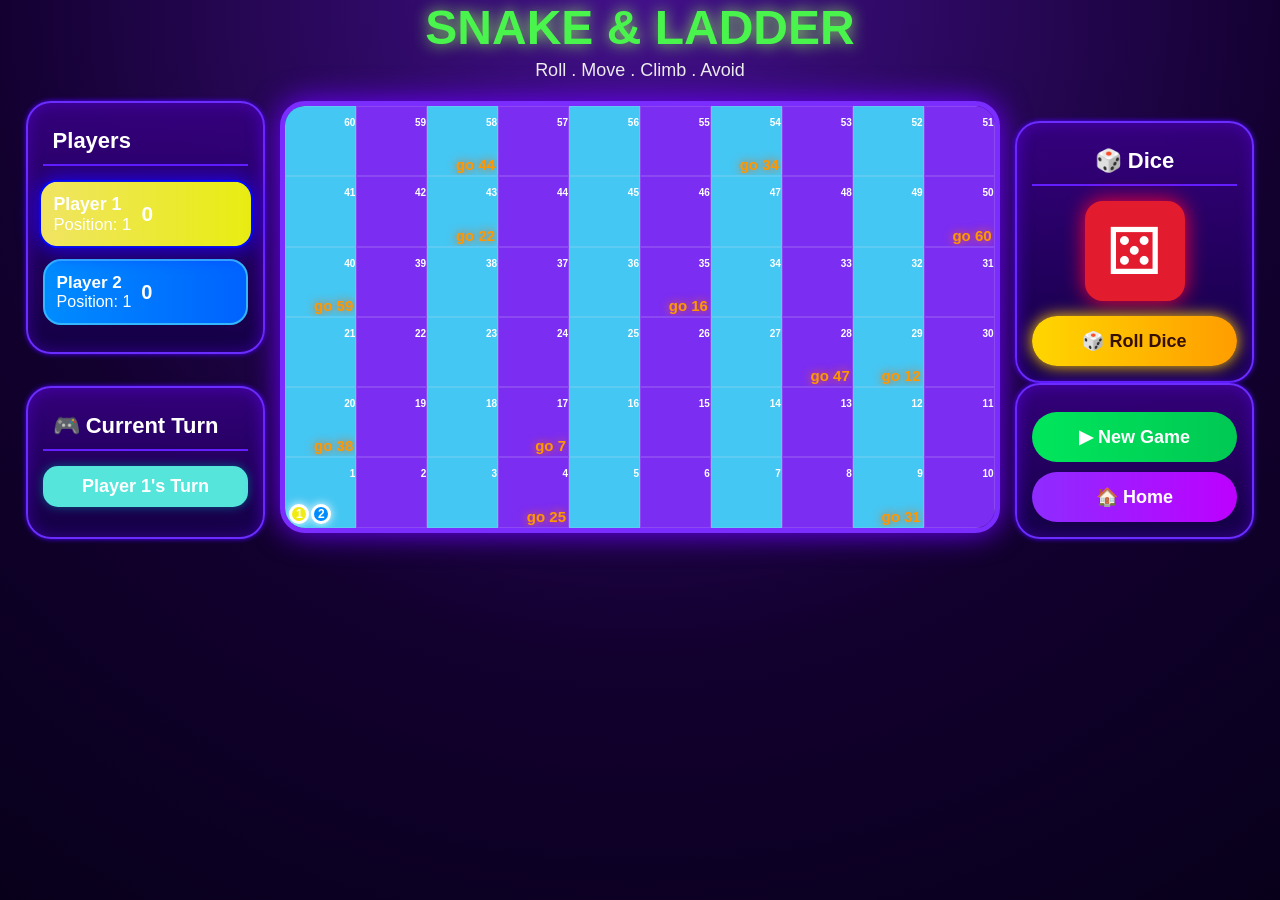
<file: snake/index.html>
<!doctype html>
<html lang="en">
  <head>
    <meta charset="UTF-8" />
    <meta name="viewport" content="width=device-width, initial-scale=1.0" />
    <!-- favicon -->
    <link rel="shortcut icon" href="../image/logo.jpg" type="image/x-icon" />
    <title>Snake & Ladder</title>
    <link rel="stylesheet" href="snake.css" />
  </head>

  <body>
    <!-- header -->
    <header>
      <h2>SNAKE & LADDER</h2>
      <p>Roll . Move . Climb . Avoid</p>
    </header>

    <!--game-->
    <div class="game-container">
      <!--left -->
      <div class="left-panel">
        <div class="panel">
          <div class="panel-title">Players</div>
          <!-- player 1 -->
          <div id="player1Box" class="player active">
            <div class="player-info">
              <div class="player-name">Player 1</div>

              <div>
                Position:
                <span id="p1Position">1</span>
              </div>
            </div>

            <div class="player-score">
              <span id="p1Score">0</span>
            </div>
          </div>
          <!-- player 2 -->
          <div id="player2Box" class="player p2">
            <div class="player-info">
              <div class="player-name">Player 2</div>

              <div>
                Position:
                <span id="p2Position">1</span>
              </div>
            </div>

            <div class="player-score">
              <span id="p2Score">0</span>
            </div>
          </div>
        </div>

        <!-- TURN -->

        <div class="panel">
          <div class="panel-title">🎮 Current Turn</div>

          <div id="turnText" class="turn">Player 1's Turn</div>
        </div>
      </div>

      <!-- borad-->

      <div>
        <div id="board" class="board"></div>
      </div>

      <!--right-->
      <div class="right-panel">
        <!-- dice -->

        <div class="panel dice-box">
          <div class="panel-title">🎲 Dice</div>
          <div id="dice" class="dice">⚄</div>

          <button id="rollBtn" class="roll-btn" onclick="rollDice()">
            🎲 Roll Dice
          </button>
        </div>

        <!-- BUTTONS -->

        <div class="panel">
          <button class="new-btn" onclick="newGame()">▶ New Game</button>

          <button class="home-btn" onclick="goHome()">🏠 Home</button>
        </div>
      </div>
    </div>

    <!-- WIN MESSAGE -->

    <div id="message" class="message">🏆 Player 1 Wins!</div>

    <script src="snake.js"></script>
  </body>
</html>
</file>
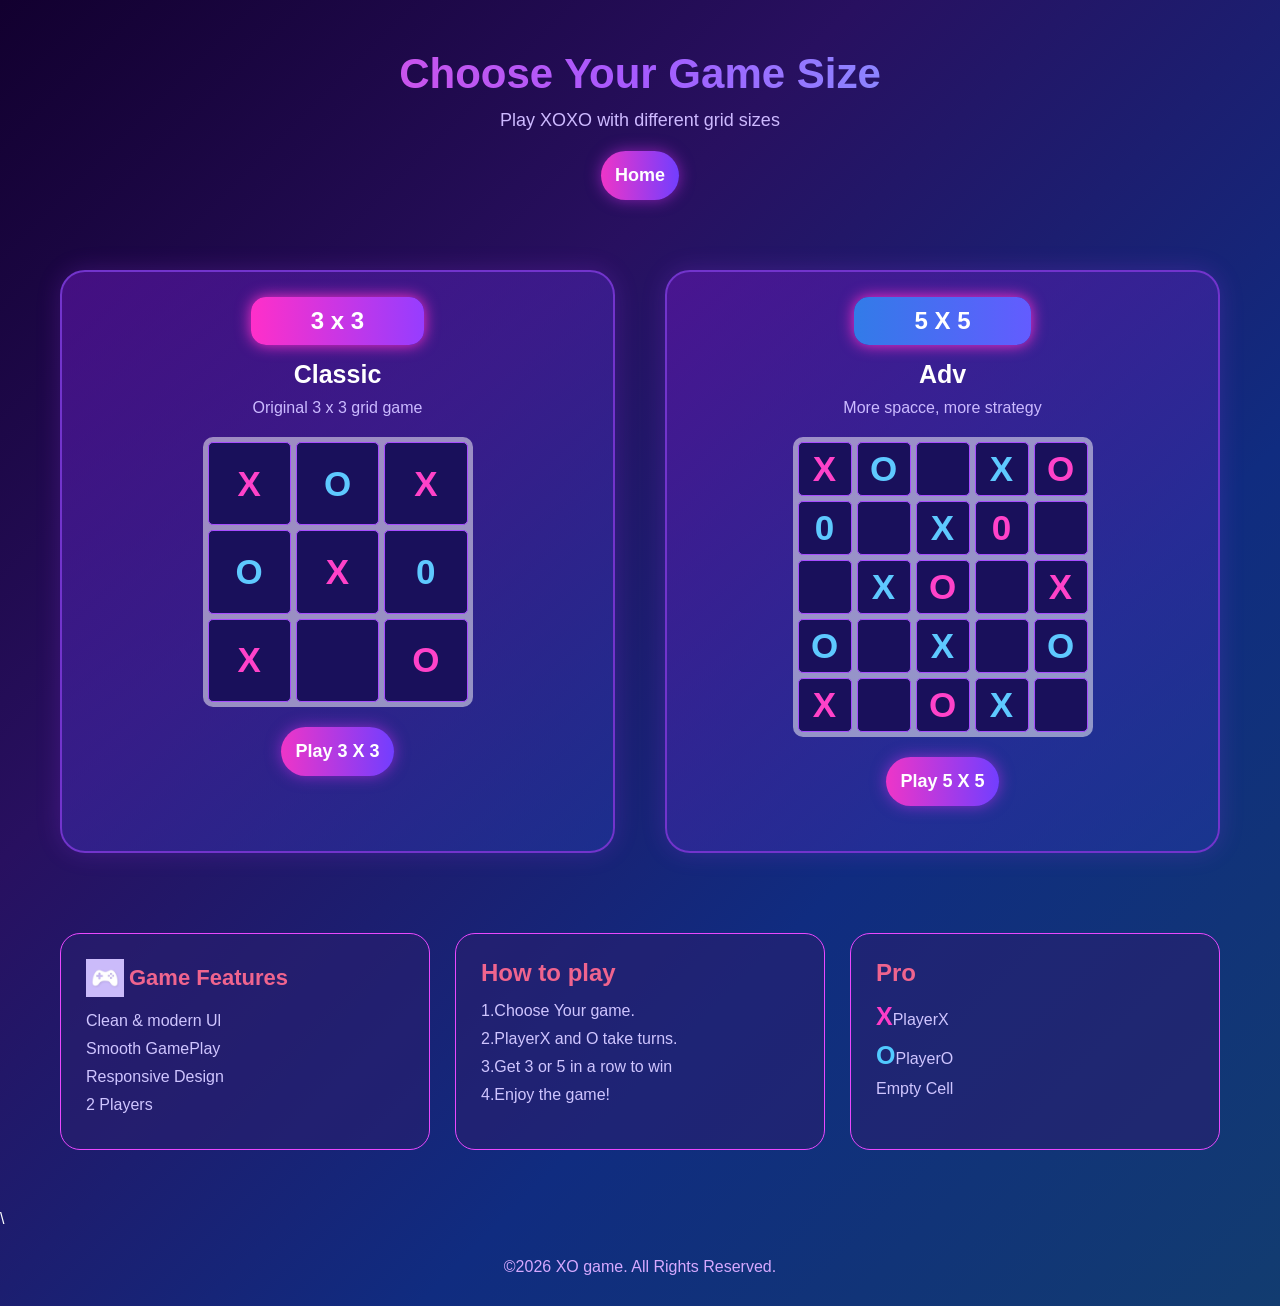
<file: xoxo/index.html>
<!doctype html>
<html lang="en">
  <head>
    <meta charset="UTF-8" />
    <meta name="viewport" content="width=device-width, initial-scale=1.0" />
    <!-- favicon -->
    <link rel="shortcut icon" href="../image/logo.jpg" type="image/x-icon" />
    <!-- css -->
    <style>
      * {
        box-sizing: border-box;
        margin: 0;
        padding: 0;
      }
      html {
        scroll-behavior: smooth;
      }
      body {
        min-height: 100vh;
        background: linear-gradient(135deg, #12002f, #281060, #102c80, #123c70);
        color: white;
        font-family: Arial, Helvetica, sans-serif;
      }

      .logo {
        display: flex;
        align-items: center;
        gap: 5px;
        font-size: 22px;
        font-weight: 800;
      }
      /* title */
      .title {
        text-align: center;
        padding: 50px 20px 30px;
      }
      .title h1 {
        font-size: 42px;
        background: linear-gradient(90deg, #ff4bcf, #a65aff, #63c8ff);
        -webkit-background-clip: text;
        color: transparent;
        margin-bottom: 12px;
      }
      .title p {
        font-size: 18px;
        color: #cdb9ff;
      }
      /* option */
      .game-options {
        max-width: 1200px;
        margin: auto;
        padding: 20px;
        display: grid;
        grid-template-columns: repeat(2, 1fr);
        gap: 50px;
      }
      .game-card {
        min-width: 0;
        padding: 25px;
        text-align: center;
        border-radius: 25px;
        border: 2px solid #7234cc;
        background: linear-gradient(
          145deg,
          rgba(102, 22, 180, 0.55),
          rgba(31, 56, 160, 0.55)
        );
        box-shadow: 0 0 25px rgba(170, 60, 255, 0.2);
        transition: 0.3s;
      }
      .game-card:hover {
        transform: translateY(-5px);
        border-color: #e948ff;
        box-shadow: 0 0 30px rgba(225, 62, 255, 0.5);
      }
      .size-badge {
        display: inline-block;
        padding: 10px 60px;
        border-radius: 15px;
        font-size: 24px;
        font-weight: bold;
        background: linear-gradient(90deg, #ff2fc9, #963dff);
        box-shadow: 0 0 15px #ff2fce;
      }
      .size-badge.blue {
        background: linear-gradient(90deg, #327be8, #635cff);
      }
      .game-card h2 {
        margin-top: 15px;
        font-size: 25px;
      }
      .game-card p {
        color: #cbbaff;
        margin: 10px 0 20px;
      }
      .preview-board {
        margin: auto;
        display: grid;
        gap: 5px;
        max-width: 300px;
        background: rgba(255, 255, 255, 0.5);
        padding: 5px;
        border-radius: 10px;
      }
      .board-3 {
        grid-template-columns: repeat(3, 1fr);
        width: 100%;
        max-width: 270px;
        aspect-ratio: 1/1;
      }
      .board-5 {
        grid-template-columns: repeat(5, 1fr);
        width: 100%;
        max-width: 300px;
        aspect-ratio: 1/1;
      }
      .preview-board span {
        display: flex;
        justify-content: center;
        align-items: center;
        border: 1px solid #a74cff;
        border-radius: 5px;
        color: #ff42c9;
        font-size: 35px;
        font-weight: bold;
        background: #19105b;
      }
      .preview-board span:nth-child(even) {
        color: #5ec9ff;
      }
      .play-btn {
        display: inline-block;
        border: none;
        background: linear-gradient(90deg, #ee35c8, #723eff);
        color: white;
        padding: 14px;
        border-radius: 30px;
        cursor: pointer;
        font-weight: bold;
        text-decoration: none;
        font-size: 18px;
        box-shadow: 0 0 15px rgba(235, 48, 255, 0.5);
        transition: 0.3s;
        margin: 20px 0;
      }
      .game-card a:hover {
        transform: scale(1.03);
        box-shadow: 0 0 25px #ef45ff;
      }
      /* feature */
      .info-section {
        max-width: 1200px;
        margin: 40px auto;
        padding: 20px;
        display: grid;
        grid-template-columns: repeat(3, 1fr);
        gap: 25px;
      }
      .info-card {
        padding: 25px;
        border-radius: 20px;
        border: 1px solid #463ab3;
        background: rgba(40, 30, 110, 0.6);
        border-color: #e948ff;
      }
      .info-card h2 {
        color: #ef648e;
        margin-bottom: 15px;
      }
      .info-card p {
        color: #cfc5ff;
        margin: 10px 0;
      }
      .legend-x {
        color: #ff3cc8;
        font-size: 25px;
        font-weight: bold;
      }
      .legend-O {
        color: #51caff;
        font-size: 25px;
        font-weight: bold;
      }
      /* footer */
      footer {
        text-align: center;
        padding: 30px;
        color: #d6a9ff;
      }
      /* respon*/
      @media (max-width: 768px) {
        .game-options {
          grid-template-columns: 1fr;
        }
        .info-section {
          grid-template-columns: 1fr;
        }
        .title h1 {
          font-size: 30px;
        }
      }
    </style>

    <title>Xo Game</title>
  </head>
  <body>
    <!-- title -->
    <section class="title">
      <h1>Choose Your Game Size</h1>
      <p>Play XOXO with different grid sizes</p>
      <a href="../index.html" class="play-btn">Home </a>
    </section>

    <!-- game size -->
    <section class="game-options">
      <!-- 3 * 3  -->
      <div class="game-card">
        <div class="size-badge">3 x 3</div>
        <h2>Classic</h2>
        <p>Original 3 x 3 grid game</p>
        <div class="preview-board board-3">
          <span>X</span>
          <span>O</span>
          <span>X</span>
          <span>O</span>
          <span>X</span>
          <span>0</span>
          <span>X</span>
          <span></span>
          <span>O</span>
        </div>
        <a href="threeSquare.html" class="play-btn">Play 3 X 3 </a>
      </div>
      <!-- 5 x 5 -->
      <div class="game-card">
        <div class="size-badge blue">5 X 5</div>
        <h2>Adv</h2>
        <p>More spacce, more strategy</p>
        <div class="preview-board board-5">
          <span>X</span>
          <span>O</span>
          <span></span>
          <span>X</span>
          <span>O</span>

          <span>0</span>
          <span></span>
          <span>X</span>
          <span>0</span>
          <span></span>

          <span></span>
          <span>X</span>
          <span>O</span>
          <span></span>
          <span>X</span>

          <span>O</span>
          <span></span>
          <span>X</span>
          <span></span>
          <span>O</span>

          <span>X</span>
          <span></span>
          <span>O</span>
          <span>X</span>
          <span></span>
        </div>
        <a href="fiveSquare.html" class="play-btn">Play 5 X 5 </a>
      </div>
    </section>

    <!-- feature -->
    <section class="info-section">
      <div class="info-card">
        <h2>
          <div class="logo">
            <img
              src="../image/logo.jpg"
              width="38px"
              height="38px"
              class="logo-icon"
              alt=""
            />Game Features
          </div>
        </h2>
        <p>Clean & modern Ul</p>
        <p>Smooth GamePlay</p>
        <p>Responsive Design</p>
        <p>2 Players</p>
      </div>
      <div class="info-card">
        <h2>How to play</h2>
        <p>1.Choose Your game.</p>
        <p>2.PlayerX and O take turns.</p>
        <p>3.Get 3 or 5 in a row to win</p>
        <p>4.Enjoy the game!</p>
      </div>
      <div class="info-card">
        <h2>Pro</h2>
        <p><span class="legend-x">X</span>PlayerX</p>
        <p><span class="legend-O">O</span>PlayerO</p>
        <p>Empty Cell</p>
      </div>
    </section>

    <!-- footer -->\
    <footer>&copy;2026 XO game. All Rights Reserved.</footer>
  </body>
</html>
</file>
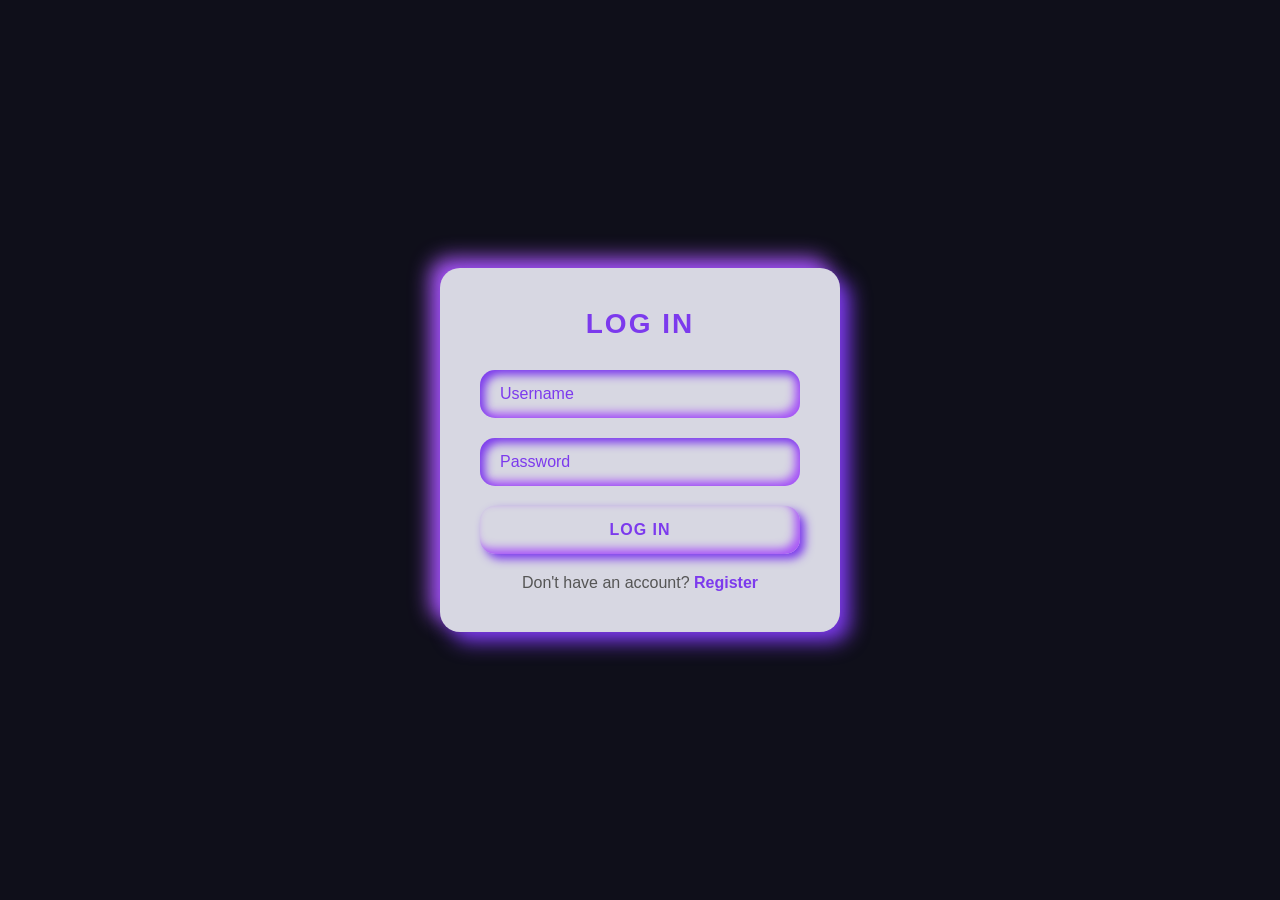
<file: logIn.html>
<!doctype html>
<html lang="en">
  <head>
    <meta charset="UTF-8" />
    <meta name="viewport" content="width=device-width, initial-scale=1.0" />

    <!-- Favicon -->
    <link rel="shortcut icon" href="image/logo.jpg" type="image/x-icon" />

    <title>Login</title>

    <style>
      * {
        margin: 0;
        padding: 0;
        box-sizing: border-box;
        font-family: "Poppins", sans-serif;
      }

      body {
        display: flex;
        justify-content: center;
        align-items: center;
        min-height: 100vh;
        background: #0f0f1a;
      }

      .container {
        width: 100%;
        max-width: 400px;
        padding: 40px;
        margin: 15px;
        background: #d7d7e2;
        border-radius: 20px;

        box-shadow:
          10px 10px 20px #7c3aed,
          -10px -10px 20px #a855f7;
      }

      .title {
        text-align: center;
        margin-bottom: 30px;
        color: #7c3aed;
        font-weight: 600;
        font-size: 28px;
        text-transform: uppercase;
        letter-spacing: 2px;
      }

      .input-group {
        display: flex;
        align-items: center;
        gap: 10px;
        margin-bottom: 20px;
        padding: 15px 20px;
        background: #d7d7e2;
        border-radius: 15px;

        box-shadow:
          inset 5px 5px 10px #7c3aed,
          inset -5px -5px 10px #a855f7;
      }

      .input-group input {
        width: 100%;
        border: none;
        outline: none;
        background: transparent;
        font-size: 16px;
      }

      .input-group input::placeholder {
        color: #7c3aed;
      }

      .btn {
        width: 100%;
        padding: 15px;
        border: none;
        outline: none;

        background: #d7d7e2;
        border-radius: 15px;

        font-size: 16px;
        font-weight: 600;
        color: #7c3aed;

        cursor: pointer;

        box-shadow:
          5px 5px 10px #7c3aed,
          inset -5px -5px 10px #a855f7;

        transition: 0.3s;

        text-transform: uppercase;
        letter-spacing: 1px;
      }

      .btn:hover {
        box-shadow:
          inset 5px 5px 10px #7c3aed,
          inset -5px -5px 10px #a855f7;
      }

      .btn:active {
        transform: scale(0.98);
      }

      .register-link {
        margin-top: 20px;
        text-align: center;
        color: #555;
      }

      .register-link a {
        color: #7c3aed;
        text-decoration: none;
        font-weight: 600;
      }

      .register-link a:hover {
        text-decoration: underline;
      }

      @media (max-width: 480px) {
        .container {
          padding: 30px 20px;
        }

        .title {
          font-size: 24px;
        }
      }
    </style>
  </head>

  <body>
    <div class="container">
      <h2 class="title">Log In</h2>

      <form id="loginForm">
        <!-- Username -->
        <div class="input-group">
          <input type="text" id="username" placeholder="Username" required />
        </div>

        <!-- Password -->
        <div class="input-group">
          <input
            type="password"
            id="password"
            placeholder="Password"
            required
          />
        </div>

        <button type="submit" class="btn">Log In</button>
      </form>

      <div class="register-link">
        Don't have an account?
        <a href="register.html">Register</a>
      </div>
    </div>

    <script>
      // GET USERS FROM LOCAL STORAGE
      const users = localStorage.getItem("users")
        ? JSON.parse(localStorage.getItem("users"))
        : [
            {
              userName: "Lily",
              password: "123456",
            },
          ];
      // LOGIN FORM
      const loginForm = document.getElementById("loginForm");
      loginForm.addEventListener("submit", function (event) {
        // Prevent page refresh
        event.preventDefault();

        // Get username and password
        const username = document.getElementById("username").value.trim();
        const password = document.getElementById("password").value;
        // FIND USERNAME
        const loginUser = users.find((user) => user.userName === username);
        // USER NOT FOUND
        if (!loginUser) {
          alert("User not found!");
          return;
        }
        // CHECK PASSWORD
        if (loginUser.password === password) {
          // Save login status
          localStorage.setItem("isLoggedIn", "true");
          // Save current username
          localStorage.setItem("currentUser", username);
          alert("Log in successful!");
          // Go to home page
          window.location.href = "index.html";
        } else {
          alert("Username or Password is incorrect!");
        }
      });
    </script>
  </body>
</html>
</file>
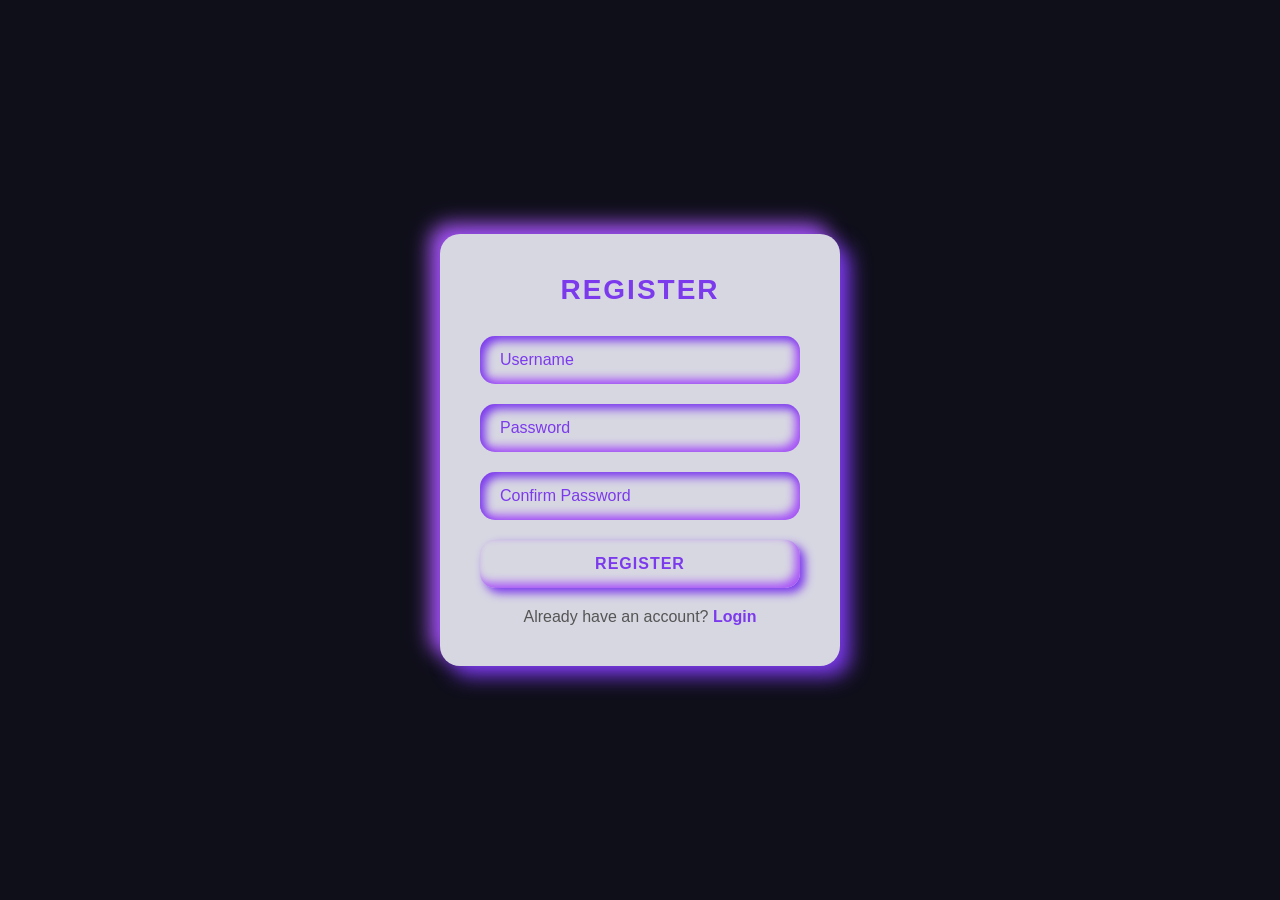
<file: register.html>
<!doctype html>
<html lang="en">
  <head>
    <meta charset="UTF-8" />
    <meta name="viewport" content="width=device-width, initial-scale=1.0" />

    <!-- Favicon -->
    <link rel="shortcut icon" href="image/logo.jpg" type="image/x-icon" />

    <title>Register</title>

    <style>
      * {
        margin: 0;
        padding: 0;
        box-sizing: border-box;
        font-family: "Poppins", sans-serif;
      }

      html {
        scroll-behavior: smooth;
      }

      body {
        display: flex;
        justify-content: center;
        align-items: center;
        min-height: 100vh;
        background: #0f0f1a;
      }

      .container {
        width: 100%;
        max-width: 400px;
        padding: 40px;
        margin: 15px;

        background: #d7d7e2;

        border-radius: 20px;

        box-shadow:
          10px 10px 20px #7c3aed,
          -10px -10px 20px #a855f7;
      }

      .title {
        text-align: center;
        margin-bottom: 30px;

        color: #7c3aed;

        font-weight: 600;
        font-size: 28px;

        text-transform: uppercase;
        letter-spacing: 2px;
      }

      .input-group {
        display: flex;
        align-items: center;
        gap: 10px;

        margin-bottom: 20px;
        padding: 15px 20px;

        background: #d7d7e2;

        border-radius: 15px;

        box-shadow:
          inset 5px 5px 10px #7c3aed,
          inset -5px -5px 10px #a855f7;
      }

      .input-group i {
        color: #7c3aed;
        font-size: 20px;
      }

      .input-group input {
        width: 100%;

        border: none;
        outline: none;

        background: transparent;

        font-size: 16px;
      }

      .input-group input::placeholder {
        color: #7c3aed;
      }

      .btn {
        width: 100%;

        padding: 15px;

        border: none;
        outline: none;

        background: #d7d7e2;

        border-radius: 15px;

        font-size: 16px;
        font-weight: 600;

        color: #7c3aed;

        cursor: pointer;

        box-shadow:
          5px 5px 10px #7c3aed,
          inset -5px -5px 10px #a855f7;

        transition: 0.3s;

        text-transform: uppercase;
        letter-spacing: 1px;
      }

      .btn:hover {
        box-shadow:
          inset 5px 5px 10px #7c3aed,
          inset -5px -5px 10px #a855f7;
      }

      .btn:active {
        transform: scale(0.98);
      }

      .login-link {
        margin-top: 20px;

        text-align: center;

        color: #555;
      }

      .login-link a {
        color: #7c3aed;

        text-decoration: none;

        font-weight: 600;
      }

      .login-link a:hover {
        text-decoration: underline;
      }

      @media (max-width: 480px) {
        .container {
          padding: 30px 20px;
          margin: 15px;
        }

        .title {
          font-size: 24px;
        }

        .input-group {
          padding: 13px 15px;
        }

        .btn {
          padding: 13px;
        }
      }
    </style>
  </head>

  <body>
    <div class="container">
      <h2 class="title">Register</h2>

      <form id="registerForm">
        <!-- Username -->
        <div class="input-group">
          <input type="text" id="username" placeholder="Username" required />
        </div>

        <!-- Password -->
        <div class="input-group">
          <input
            type="password"
            id="password"
            placeholder="Password"
            required
          />
        </div>

        <!-- Confirm Password -->
        <div class="input-group">
          <input
            type="password"
            id="confirmPassword"
            placeholder="Confirm Password"
            required
          />
        </div>

        <!-- Register Button -->
        <button type="submit" class="btn">Register</button>
      </form>

      <!-- Login Link -->
      <div class="login-link">
        Already have an account?
        <a href="logIn.html">Login</a>
      </div>
    </div>

    <script>
      const registerForm = document.getElementById("registerForm");
      registerForm.addEventListener("submit", function (event) {
        event.preventDefault();

        // Get input values
        const username = document.getElementById("username").value.trim();

        const password = document.getElementById("password").value;

        const confirmPassword =
          document.getElementById("confirmPassword").value;

        // Check password
        if (password !== confirmPassword) {
          alert("Passwords do not match!");

          return;
        }

        // Get users from localStorage
        const users = localStorage.getItem("users")
          ? JSON.parse(localStorage.getItem("users"))
          : []; //shi yin js array yu ma shi yin htar

        // Check existing username
        const existingUser = users.find((user) => user.userName === username);

        if (existingUser) {
          alert("Username already exists!");

          return;
        }

        // Create new user
        const newUser = {
          userName: username,
          password: password,
        };

        // Add user
        users.push(newUser);

        // Save to localStorage
        localStorage.setItem("users", JSON.stringify(users));

        // Success
        alert("Registration successful!");

        // Go to Login page
        window.location.href = "logIn.html";
      });
    </script>
  </body>
</html>
</file>
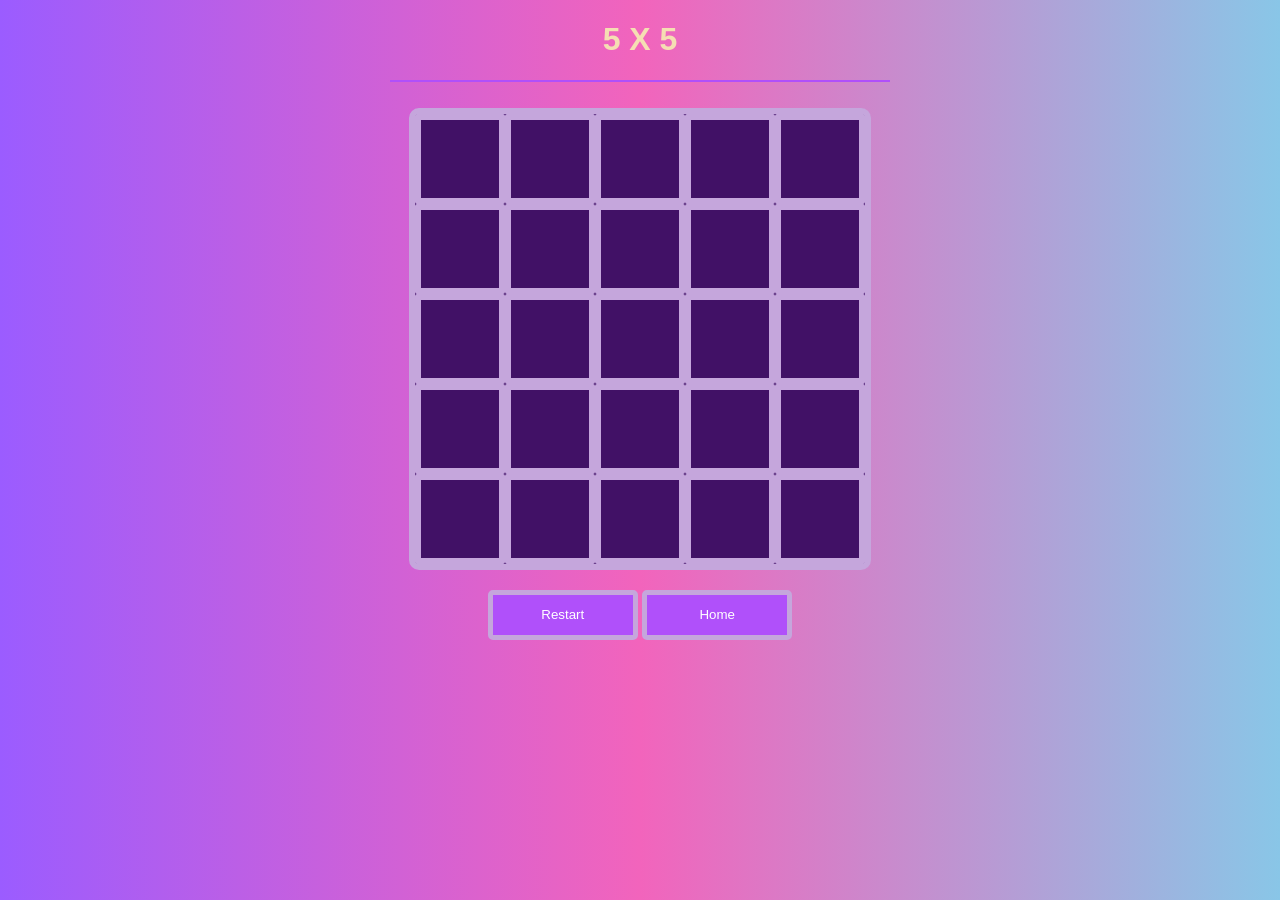
<file: xoxo/fiveSquare.html>
<!doctype html>
<html lang="en">
  <head>
    <meta charset="UTF-8" />
    <meta name="viewport" content="width=device-width, initial-scale=1.0" />
    <!-- favicon -->
    <link rel="shortcut icon" href="../image/logo.jpg" type="image/x-icon" />
    <!-- css -->
    <style>
      body {
        background: linear-gradient(90deg, #9b5cff, #f264bc, #89c6e7);
        /* -webkit-background-clip: text; */

        font-family: Arial, Helvetica, sans-serif;
        color: wheat;
        text-align: center;
      }
      html {
        scroll-behavior: smooth;
      }
      hr {
        width: 500px;
        height: 2px;
        background-color: #b050fa;
        border: 0;
      }
      #game-board {
        width: 450px;
        height: 450px;
        margin: 0 auto;
        background-color: #411166;
        color: white;
        border: 6px solid #c5a6dc;
        border-radius: 10px;
        display: grid;
        grid-template: repeat(5, 1fr) / repeat(5, 1fr);
      }
      .game-cell {
        border: 6px solid #c5a6dc;
        border-radius: 2px;
        font-size: 50px;
        display: flex;
        justify-content: center;
        align-items: center;
        color: #c31b82;
      }

      #game-board div:nth-child(even) {
        color: #5ec9ff;
      }
      .winning-game-cell {
        background-color: white;
        color: #b050fa;
      }
      .game-restart-button {
        height: 50px;
        width: 150px;
        border: 5px solid #c5a6dc;
        border-radius: 5px;
        background-color: #b050fa;
        color: white;
        background-color: #b050fa;
        margin-top: 20px;
      }
      .cell {
        color: black;
        font-size: 2rem;
      }
      @media (max-width: 600px) {
        body {
          overflow: hidden;
        }
        #game-board {
          width: 90vw;
          height: 90vw;
          margin-left: auto;
          margin-right: auto;
        }
        .game-cell {
          font-size: 10vw;
        }
        #game-restart-button {
          margin-left: auto;
          margin-right: auto;
        }
      }
    </style>
    <title>XoXo</title>
  </head>
  <body>
    <h1>5 X 5</h1>
    <hr />
    <br />
    <div id="game-board">
      <div class="game-cell" data-cell-index="0"></div>
      <div class="game-cell" data-cell-index="1"></div>
      <div class="game-cell" data-cell-index="2"></div>
      <div class="game-cell" data-cell-index="3"></div>
      <div class="game-cell" data-cell-index="4"></div>
      <div class="game-cell" data-cell-index="5"></div>
      <div class="game-cell" data-cell-index="6"></div>
      <div class="game-cell" data-cell-index="7"></div>
      <div class="game-cell" data-cell-index="8"></div>
      <div class="game-cell" data-cell-index="9"></div>
      <div class="game-cell" data-cell-index="10"></div>
      <div class="game-cell" data-cell-index="11"></div>
      <div class="game-cell" data-cell-index="12"></div>
      <div class="game-cell" data-cell-index="13"></div>
      <div class="game-cell" data-cell-index="14"></div>
      <div class="game-cell" data-cell-index="15"></div>
      <div class="game-cell" data-cell-index="16"></div>
      <div class="game-cell" data-cell-index="17"></div>
      <div class="game-cell" data-cell-index="18"></div>
      <div class="game-cell" data-cell-index="19"></div>
      <div class="game-cell" data-cell-index="20"></div>
      <div class="game-cell" data-cell-index="21"></div>
      <div class="game-cell" data-cell-index="22"></div>
      <div class="game-cell" data-cell-index="23"></div>
      <div class="game-cell" data-cell-index="24"></div>
    </div>
    <button id="game-restart-button" class="game-restart-button">
      Restart
    </button>
    <button id="home" class="game-restart-button">Home</button>
    <script>
      let playerO = "O";
      let playerX = "X";
      let currPlayer = playerX;
      let settingsButton = document.getElementById("home");
      let gameBoard = [
        "",
        "",
        "",
        "",
        "",
        "",
        "",
        "",
        "",
        "",
        "",
        "",
        "",
        "",
        "",
        "",
        "",
        "",
        "",
        "",
        "",
        "",
        "",
        "",
        "",
      ];
      let gameCells;
      let winning = [
        [0, 1, 2, 3, 4],
        [5, 6, 7, 8, 9],
        [10, 11, 12, 13, 14],
        [15, 16, 17, 18, 19],
        [20, 21, 22, 23, 24],
        [0, 5, 10, 15, 20],
        [1, 6, 11, 16, 21],
        [2, 7, 12, 17, 22],
        [3, 8, 13, 18, 23],
        [4, 9, 14, 19, 24],
        [0, 6, 12, 18, 24],
        [4, 8, 12, 16, 20],
      ];
      // click tat nay  yar OX  paw phoe
      let gameOver = false;
      let restartGameButton;
      window.onload = function () {
        gameCells = document.getElementsByClassName("game-cell");
        for (let cell of gameCells) {
          cell.addEventListener("click", placeCell);
        }
        restartGameButton = document.getElementById("game-restart-button");
        restartGameButton.addEventListener("click", restartGame);
      };
      // O    nae  X alternate
      function placeCell() {
        if (gameOver) {
          return;
        }
        let index = this.dataset.cellIndex;
        if (gameBoard[index] !== "") {
          return;
        }
        gameBoard[index] = currPlayer;
        this.innerText = currPlayer;
        checkWinner();
        if (gameOver) {
          return;
        }
        currPlayer = playerO;
        setTimeout(computerMove, 500);
      }

      function computerMove() {
        if (gameOver) {
          return;
        }
        let emptyCells = [];
        for (let i = 0; i < gameBoard.length; i++) {
          if (gameBoard[i] === "") {
            emptyCells.push(i);
          }
        }
        if (emptyCells.length === 0) {
          return;
        }
        let randomIndex =
          emptyCells[Math.floor(Math.random() * emptyCells.length)];
        gameBoard[randomIndex] = playerO;
        gameCells[randomIndex].innerText = playerO;
        checkWinner();
        if (gameOver) {
          return;
        }
        currPlayer = playerX;
      }
      function checkWinner() {
        for (let win of winning) {
          let a = gameBoard[win[0]];
          let b = gameBoard[win[1]];
          let c = gameBoard[win[2]];
          let d = gameBoard[win[3]];
          let e = gameBoard[win[4]];

          if (a == b && b == c && c == d && d == e && a != "") {
            for (let i of win) {
              gameCells[i].classList.add("winning-game-cell");
            }
            gameOver = true;
            if (a == playerO) {
              alert("You Lose!");
            } else if (a == playerX) {
              alert("You Win!");
            }
            return;
          }
        }
        if (!gameBoard.includes("")) {
          gameOver === true;
          alert("Draw");
        }
      }
      function restartGame() {
        gameOver = false;
        currPlayer = playerX;
        gameBoard = [
          "",
          "",
          "",
          "",
          "",
          "",
          "",
          "",
          "",
          "",
          "",
          "",
          "",
          "",
          "",
          "",
          "",
          "",
          "",
          "",
          "",
          "",
          "",
          "",
          "",
        ];
        for (let cell of gameCells) {
          cell.innerText = "";
          cell.classList.remove("winning-game-cell");
        }
      }
      settingsButton.addEventListener("click", function () {
        window.location.href = "index.html";
      });
    </script>
  </body>
</html>
</file>
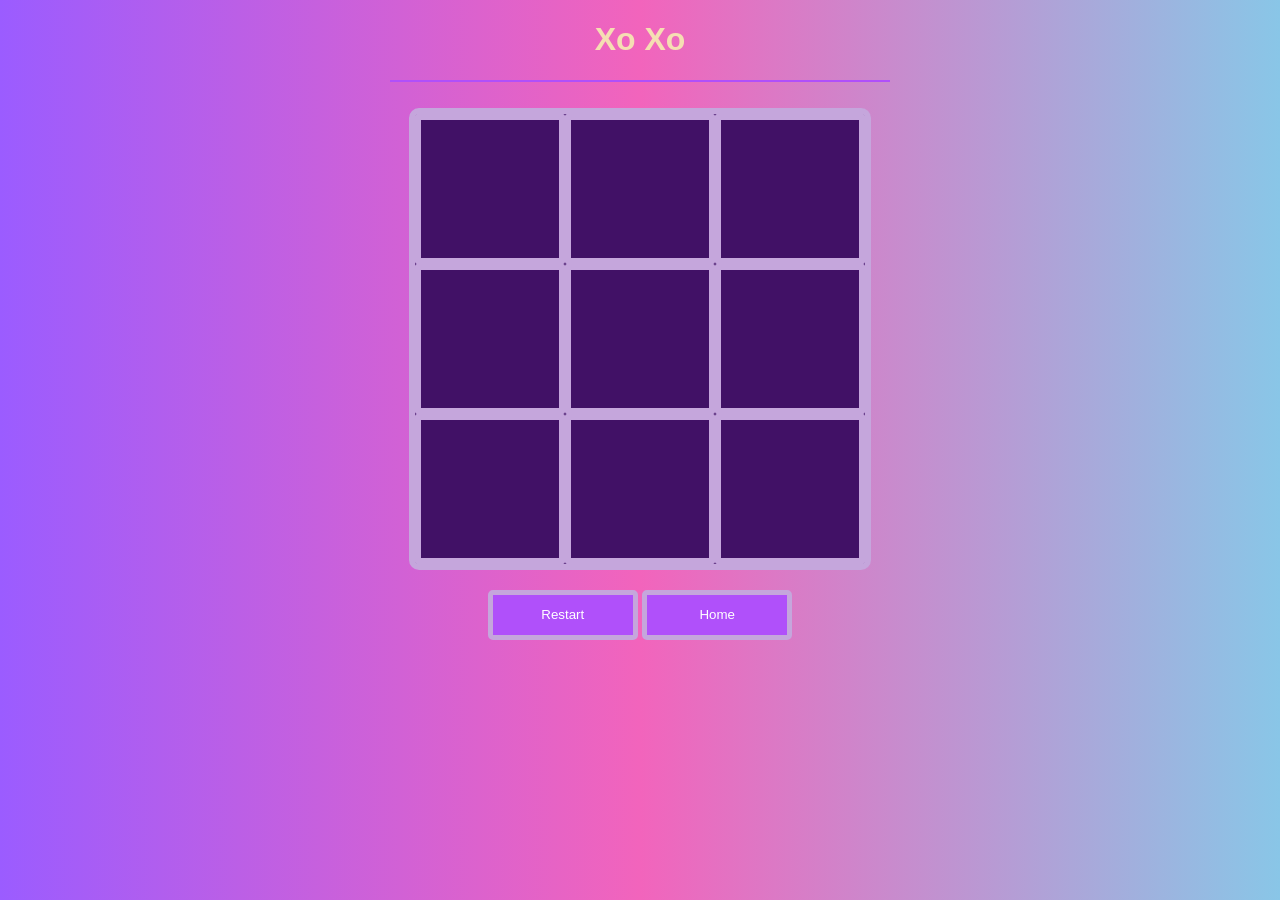
<file: xoxo/threeSquare.html>
<!doctype html>
<html lang="en">
  <head>
    <meta charset="UTF-8" />
    <meta name="viewport" content="width=device-width, initial-scale=1.0" />
    <!-- favicon -->
    <link rel="shortcut icon" href="../image/logo.jpg" type="image/x-icon" />
    <!-- css -->
    <style>
      body {
        background: linear-gradient(90deg, #9b5cff, #f264bc, #89c6e7);
        /* -webkit-background-clip: text; */

        font-family: Arial, Helvetica, sans-serif;
        color: wheat;
        text-align: center;
      }
      html {
        scroll-behavior: smooth;
      }
      hr {
        width: 500px;
        height: 2px;
        background-color: #b050fa;
        border: 0;
      }
      #game-board {
        width: 450px;
        height: 450px;
        margin: 0 auto;
        background-color: #411166;
        color: #c31b82;
        border: 6px solid #c5a6dc;
        border-radius: 10px;
        display: grid;
        grid-template: repeat(3, 1fr) / repeat(3, 1fr);
      }

      #game-board div:nth-child(even) {
        color: #5ec9ff;
      }
      .game-cell {
        border: 6px solid #c5a6dc;
        border-radius: 2px;
        font-size: 100px;
        display: flex;
        justify-content: center;
        align-items: center;
      }
      .winning-game-cell {
        background-color: white;
        color: #b050fa;
      }
      .game-restart-button {
        height: 50px;
        width: 150px;
        border: 5px solid #c5a6dc;
        border-radius: 5px;
        background-color: #b050fa;
        color: white;
        background-color: #b050fa;
        margin-top: 20px;
      }
      .cell {
        color: black;
        font-size: 2rem;
      }
      @media (max-width: 600px) {
        body {
          overflow: hidden;
        }
        #game-board {
          width: 90vw;
          height: 90vw;
          margin-left: auto;
          margin-right: auto;
        }
        .game-cell {
          font-size: 14vw;
        }
        #game-restart-button {
          margin-left: auto;
          margin-right: auto;
        }
      }
    </style>
    <title>XoXo</title>
  </head>
  <body>
    <h1>Xo Xo</h1>
    <hr />
    <br />
    <div id="game-board">
      <div class="game-cell" data-cell-index="0"></div>
      <div class="game-cell" data-cell-index="1"></div>
      <div class="game-cell" data-cell-index="2"></div>
      <div class="game-cell" data-cell-index="3"></div>
      <div class="game-cell" data-cell-index="4"></div>
      <div class="game-cell" data-cell-index="5"></div>
      <div class="game-cell" data-cell-index="6"></div>
      <div class="game-cell" data-cell-index="7"></div>
      <div class="game-cell" data-cell-index="8"></div>
    </div>

    <button id="game-restart-button" class="game-restart-button">
      Restart
    </button>
    <button id="home" class="game-restart-button">Home</button>
    <script>
      let playerO = "O";
      let playerX = "X";
      let currPlayer = playerX;
      let gameBoard = ["", "", "", "", "", "", "", "", ""];
      let gameCells;
      let home = document.getElementById("home");
      let winning = [
        [0, 1, 2],
        [3, 4, 5],
        [6, 7, 8],
        [0, 3, 6],
        [1, 4, 7],
        [2, 5, 8],
        [0, 4, 8],
        [2, 4, 6],
      ];
      // click tat nay  yar OX  paw phoe
      let gameOver = false;
      let restartGameButton;
      window.onload = function () {
        gameCells = document.getElementsByClassName("game-cell");
        for (let cell of gameCells) {
          cell.addEventListener("click", placeCell); //placeCell funcction call
        }
        restartGameButton = document.getElementById("game-restart-button");
        restartGameButton.addEventListener("click", restartGame); //restart function cll
      };
      // O    nae  X alternate
      function placeCell() {
        if (gameOver || currPlayer !== playerX) {
          return;
        }
        let index = this.dataset.cellIndex;
        if (gameBoard[index] !== "") {
          return;
        }
        gameBoard[index] = currPlayer;
        this.innerText = currPlayer;
        checkWinner();

        if (gameOver) {
          return;
        }
        currPlayer = playerO;
        setTimeout(computerMove, 500);
      }

      function computerMove() {
        if (gameOver || currPlayer !== playerO) {
          return;
        }
        let emptyCells = [];
        for (let i = 0; i < gameBoard.length; i++) {
          if (gameBoard[i] === "") {
            emptyCells.push(i);
          }
        }
        if (emptyCells.length === 0) {
          return;
        }
        let randomIndex =
          emptyCells[Math.floor(Math.random() * emptyCells.length)];
        gameBoard[randomIndex] = playerO;
        gameCells[randomIndex].innerText = playerO;
        checkWinner();
        if (gameOver) {
          return;
        }
        currPlayer = playerX;
      }
      function checkWinner() {
        for (let win of winning) {
          let a = gameBoard[win[0]];
          let b = gameBoard[win[1]];
          let c = gameBoard[win[2]];

          if (a == b && b == c && a != "") {
            for (let i of win) {
              gameCells[i].classList.add("winning-game-cell");
            }
            gameOver = true;
            if (a == playerO) {
              alert("You lose!");
            } else if (a == playerX) {
              alert("You Win!");
            }
            return;
          }
        }
        if (!gameBoard.includes("")) {
          gameOver === true;
          alert("Draw");
        }
      }
      function restartGame() {
        gameOver = false;
        gameBoard = ["", "", "", "", "", "", "", "", ""];
        for (let cell of gameCells) {
          cell.innerText = "";
          cell.classList.remove("winning-game-cell");
        }
      }
      home.addEventListener("click", function () {
        window.location.href = "index.html";
      });
    </script>
  </body>
</html>
</file>
<file: home.css>
* {
  margin: 0;
  padding: 0;
  box-sizing: border-box;
}
html {
  scroll-behavior: smooth;
}
body {
  font-family: Arial, Helvetica, sans-serif;
  background: #f7f7fb;
  color: #17152f;
}
/* nav bar  */
.navbar {
  position: sticky;
  top: 0;
  z-index: 100;
  height: 70px;
  background: rgba(8, 6, 29, 0.95);
  backdrop-filter: blur(15px);
  display: flex;
  align-items: center;
  justify-content: space-between;
  padding: 0.7%;
  color: white;
  font-size: 15px;
}
.logo {
  display: flex;
  align-items: center;
  gap: 5px;
  font-size: 20px;
  font-weight: 800;
}
.logo-icon {
  border-radius: 10px;
  display: grid;
  place-items: center;
  font-size: 21px;
}
.logo span {
  color: #a849ff;
}
.nav-link {
  display: flex;
  gap: 35px;
  list-style: none;
}
.nav-link a {
  color: #ddd;
  text-decoration: none;
  font-size: 25px;
  transition: 0.4s;
}
.nav-link a:hover {
  color: #a849ff;
  opacity: 1;
}
/* main */
.main {
  min-height: 500px;
  background: rgba(8, 6, 29, 0.95);
  color: white;
  padding: 70px 8%;
  display: flex;
  align-items: center;
  justify-content: space-between;
  overflow: hidden;
}
.main-content {
  max-width: 600px;
}
.main h1 {
  font-size: clamp(45px, 6vw, 76px);
  line-height: 1.05;
  margin-bottom: 25px;
}
.gradient-text {
  background: linear-gradient(90deg, #9b5cff, #ff4fbd, #48bfff);
  -webkit-background-clip: text;
  color: transparent;
}
.main p {
  color: #c3c0d9;
  font-size: 17px;
  line-height: 1;
  max-width: 500px;
  margin-bottom: 30px;
}
.btn {
  padding: 14px 27px;
  border-radius: 10px;
  border: none;
  cursor: pointer;
  font-weight: 700;
  transition: 0.3s;
  margin-left: 7rem;
}
.btn:hover {
  transform: translateY(-3px);
}
.primary-btn {
  color: white;
  background: linear-gradient(90deg, #9b5cff, #ff4fbd, #48bfff);
}
/*games  */
.game-section {
  margin: 0;
  padding: 65px 7%;
}
.section-title {
  display: flex;
  align-items: center;
  justify-content: space-between;
  margin-bottom: 30px;
}
.section-title h2 {
  margin-left: 25px;
  font-size: 32px;
  letter-spacing: 3px;
}
.game-grid {
  display: grid;
  grid-template-columns: repeat(3, 1fr);
  gap: 25px;
}
.game-card {
  /* min-height: 310px; */
  border-radius: 20px;
  padding: 25px;
  color: white;
  position: relative;
  transition: 0.5s;
}
.game-card:hover {
  transform: translateY(-10px);
  box-shadow: 0 20px 40px rgba(225, 255, 255, 0.3);
}
.game-card img {
  display: block;
}

.game-card h3 {
  position: absolute;
  font-size: 200%;
  top: 50%;
  left: 40px;
  margin-bottom: 15px;
}

.play-btn {
  position: absolute;
  left: 40px;
  bottom: 50px;
  border: none;
  background: white;
  color: #24203b;
  padding: 11px 18px;
  border-radius: 10px;
  cursor: pointer;
  font-weight: bold;
  text-decoration: none;
}
.chess1:hover {
  box-shadow:
    inset 5px 5px 10px #eac678,
    inset -5px -5px 10px #473805;
}
.xoxo1:hover {
  box-shadow:
    inset 5px 5px 10px #f043f6,
    inset -5px -5px 10px #850ce1;
}
.snack1:hover {
  box-shadow:
    inset 5px 5px 10px #14ea05,
    inset -5px -5px 10px #033402;
}
.g2048:hover {
  box-shadow:
    inset 5px 5px 10px #f6bd43,
    inset -5px -5px 10px #7b610b;
}
.memory1:hover {
  box-shadow:
    inset 5px 5px 10px #7c74e2,
    inset -5px -5px 10px #0b1b69;
}
.lido:hover {
  box-shadow:
    inset 5px 5px 10px #3a0a74,
    inset -5px -5px 10px #080228;
}
/* feature */
.features {
  margin: 0 9% 70px;
  border-radius: 20px;
  background: white;
  box-shadow: 0 5px 30px rgba(0, 0, 0, 0.3);
  display: grid;
  grid-template-columns: repeat(4, 1fr);
  padding: 30px;
}
.feature {
  text-align: center;
  padding: 10px 20px;
  border-right: 1px solid #eee;
}
.feature:last-child {
  border: none;
}
.feature-icon {
  font-size: 30px;
  margin-bottom: 10px;
}
.feature h4 {
  margin-bottom: 7px;
}
.feature p {
  font-size: 13px;
  color: #777;
}
/* footer */
footer {
  background: #0e0b39;
  color: white;
  padding: 55px 7% 20px;
}
.footer-grid {
  display: grid;
  grid-template-columns: 1.5fr 1fr 1fr 1.5fr;
  gap: 40px;
}
.footer-column h3 {
  margin-bottom: 18px;
}
.footer-column p {
  color: #aaa7bd;
  line-height: 1.6;
  font-size: 14px;
}
.footer-links {
  list-style: none;
}
.footer-links li {
  margin-bottom: 10px;
}
.footer-links a {
  text-decoration: none;
  color: #aaa7bd;
}
.footer-links a:hover {
  color: #a44cff;
}
.social {
  display: flex;
  gap: 10px;
  margin-top: 20px;
}
.social a {
  width: 35px;
  height: 35px;
  border-radius: 50%;
  background: #1b183b;
  display: grid;
  place-items: center;
  color: white;
  text-decoration: none;
}
.copyright {
  border-top: 1px solid #272440;
  margin-top: 40px;
  padding-top: 20px;
  text-align: center;
  color: #77738d;
  font-size: 13px;
}
/* responsive */
@media (max-width: 768px) {
  .nav-link {
    display: none;
  }
  main {
    text-align: center;
    flex-direction: column;
    padding-top: 60px;
  }
  .main p {
    margin-left: auto;
    margin-right: auto;
  }
  .btn {
    justify-content: center;
  }
  .game-grid {
    grid-template-columns: repeat(2, 1fr);
  }

  .features {
    grid-template-columns: repeat(2, 1fr);
  }
  .feature:nth-child(2) {
    border-right: none;
  }
  .footer {
    grid-template-columns: repeat(2, 1fr);
  }
}
@media (max-width: 675px) {
  .navbar {
    display: none;
  }
  .main {
    padding: 55px 20px;
    min-height: 600px;
  }
  .main h1 {
    font-size: 45px;
  }
  .game-section {
    padding: 45px 20px;
  }
  .section-title h2 {
    font-size: 25px;
  }
  .game-grid {
    grid-template-columns: 1fr;
  }
  .game-card {
    min-height: 290px;
  }
  .features {
    margin: 0 20px 50px;
    grid-template-columns: 1fr;
  }
  .feature {
    border-right: none;
    border-bottom: 1px solid #eee;
    padding: 20px;
  }
  .footer-grid {
    grid-template-columns: 1fr;
  }
  footer {
    padding: 45px 20px 20px;
  }
}
</file>
<file: chess/chess.css>
* {
  margin: 0;
  padding: 0;
  box-sizing: border-box;
}

:root {
  --bg: #030d2d;
  --bg2: #071744;
  --card: rgba(9, 27, 75, 0.75);
  --border: rgba(93, 139, 255, 0.25);

  --text: #ffffff;
  --muted: #9daed6;

  --purple: #7040ff;
  --blue: #287cff;
  --cyan: #19b8ff;

  --light-square: #e8f1ff;
  --dark-square: #6688c7;

  --shadow: 0 20px 50px rgba(0, 0, 0, 0.35);
}

body {
  min-height: 100vh;
  font-family: Georgia, "Times New Roman", serif;
  background:
    radial-gradient(circle at 50% 0%, #122b70 0%, transparent 40%),
    linear-gradient(135deg, #020b29, #061440 50%, #020923);
  color: var(--text);
}

/* ================= APP ================= */

.app {
  width: 100%;
  max-width: 1550px;
  margin: auto;
  padding: 14px;
}

/* ================= HEADER ================= */

.header {
  height: 72px;

  display: flex;
  align-items: center;
  justify-content: space-between;

  padding: 0 28px;

  border: 1px solid var(--border);
  border-radius: 20px 20px 0 0;

  background: rgba(5, 20, 60, 0.75);
  backdrop-filter: blur(15px);
}

.logo {
  display: flex;
  align-items: center;
  gap: 12px;

  font-size: 34px;
  font-weight: bold;
}

.nav {
  display: flex;
  gap: 30px;
}

.nav a {
  color: #b9c6e9;
  text-decoration: none;

  display: flex;
  align-items: center;
  gap: 7px;

  font-size: 16px;

  transition: 0.2s;
}

.nav a i {
  color: #9a78ff;
  font-size: 20px;
}

.nav a:hover,
.nav a.active {
  color: white;
}

.header-right {
  display: flex;
  align-items: center;
  gap: 16px;
}

.theme-btn {
  border: 1px solid var(--border);
  border-radius: 30px;

  background: #0c1d4d;

  color: white;

  height: 36px;
  width: 75px;

  display: flex;
  align-items: center;
  justify-content: space-around;

  cursor: pointer;
}

.profile {
  width: 42px;
  height: 42px;

  border-radius: 50%;

  display: grid;
  place-items: center;

  background: linear-gradient(135deg, #496fff, #15a9ff);

  font-size: 25px;
}

.mobile-menu {
  display: none;
  background: none;
  border: none;
  color: white;
  font-size: 28px;
}

/* ================= MAIN ================= */

.main {
  display: grid;
  grid-template-columns: 265px minmax(450px, 560px) 290px;

  justify-content: center;
  gap: 28px;

  padding: 25px 20px;

  border-left: 1px solid var(--border);
  border-right: 1px solid var(--border);
  border-bottom: 1px solid var(--border);

  background: rgba(2, 13, 45, 0.45);
}

/* ================= LEFT ================= */

.left-panel {
  display: flex;
  flex-direction: column;
  gap: 14px;
}

.player-card {
  min-height: 85px;

  border-radius: 16px;

  border: 1px solid rgba(92, 128, 230, 0.25);

  background: rgba(15, 36, 87, 0.65);

  padding: 14px;

  display: flex;
  align-items: center;
  justify-content: space-between;
}

.player-card.white-player {
  background: linear-gradient(
    135deg,
    rgba(120, 55, 255, 0.9),
    rgba(55, 54, 220, 0.85)
  );
}

.player-info {
  display: flex;
  align-items: center;
  gap: 12px;
}

.player-avatar {
  width: 48px;
  height: 48px;

  border-radius: 50%;

  display: grid;
  place-items: center;

  font-size: 25px;
}

.black-avatar {
  background: #101b38;
  border: 1px solid #40517c;
}

.white-avatar {
  background: rgba(255, 255, 255, 0.18);
}

.player-info h3 {
  font-size: 18px;
  margin-bottom: 3px;
}

.player-info span {
  font-family: Arial, sans-serif;
  font-size: 13px;
  color: #c2cce7;
}

.timer {
  font-family: Arial, sans-serif;
  font-size: 22px;
  font-weight: bold;
}

.vs {
  display: flex;
  align-items: center;
  gap: 12px;

  color: #aab9df;

  text-align: center;
  font-family: Arial, sans-serif;
}

.vs span {
  height: 1px;
  background: #324d91;
  flex: 1;
}

/* ================= CONTROL ================= */

.control-box {
  margin-top: 10px;

  padding: 18px;

  border-radius: 18px;

  background: rgba(5, 22, 65, 0.8);
  border: 1px solid var(--border);
}

.control-box h3 {
  font-size: 17px;
  margin-bottom: 16px;
}

.control-btn,
.main-btn {
  width: 100%;
  height: 38px;

  margin-bottom: 9px;

  border-radius: 10px;

  cursor: pointer;

  color: white;

  font-size: 14px;

  border: 1px solid #3155a4;

  background: rgba(16, 43, 105, 0.75);

  transition: 0.2s;
}

.main-btn {
  background: linear-gradient(90deg, #673aff, #714cff);

  border: none;
}

.control-btn:hover,
.main-btn:hover {
  transform: translateY(-2px);
  filter: brightness(1.15);
}

.control-btn i,
.main-btn i {
  margin-right: 7px;
}

/* ================= BOARD ================= */

.board-section {
  display: flex;
  flex-direction: column;
  align-items: center;
}

.board-container {
  width: 100%;
  padding: 12px;

  background: linear-gradient(145deg, #142e76, #09194a);

  border: 1px solid #3155a4;

  border-radius: 16px;

  box-shadow: var(--shadow);
}

.board {
  width: 100%;

  aspect-ratio: 1;

  display: grid;
  grid-template-columns: repeat(8, 1fr);

  overflow: hidden;

  border-radius: 7px;

  box-shadow: 0 5px 20px rgba(0, 0, 0, 0.5);
}

/* ================= SQUARE ================= */

.square {
  position: relative;

  display: flex;
  align-items: center;
  justify-content: center;

  cursor: pointer;

  user-select: none;

  aspect-ratio: 1;
}

.square.light {
  background: var(--light-square);
}

.square.dark {
  background: var(--dark-square);
}

.square:hover {
  filter: brightness(1.08);
}

/* coordinates */

.square::after {
  position: absolute;

  font-family: Arial, sans-serif;
  font-size: 9px;

  pointer-events: none;
}

.rank {
  position: absolute;
  top: 3px;
  left: 4px;

  font-family: Arial, sans-serif;
  font-size: 10px;

  font-weight: bold;

  opacity: 0.8;
}

.file {
  position: absolute;
  bottom: 2px;
  right: 4px;

  font-family: Arial, sans-serif;
  font-size: 10px;

  font-weight: bold;

  opacity: 0.8;
}

/* ================= PIECES ================= */

.piece {
  position: relative;
  z-index: 3;

  font-family: "DejaVu Sans", "Segoe UI Symbol", serif;

  font-size: clamp(34px, 5vw, 56px);

  line-height: 1;

  transition: transform 0.12s;

  cursor: pointer;

  filter: drop-shadow(1px 3px 2px rgba(0, 0, 0, 0.45));
}

.piece:hover {
  transform: scale(1.07);
}

.white-piece {
  color: #ffffff;

  text-shadow:
    0 1px 0 #888,
    1px 0 0 #888,
    -1px 0 0 #888,
    0 -1px 0 #888;
}

.black-piece {
  color: #111827;

  text-shadow: 0 2px 2px rgba(0, 0, 0, 0.6);
}

/* ================= SELECT ================= */

.square.selected {
  box-shadow: inset 0 0 0 4px #a66cff;
}

/* legal move */

.square.valid::before {
  content: "";

  position: absolute;

  width: 24%;
  height: 24%;

  border-radius: 50%;

  background: rgba(30, 20, 100, 0.55);

  z-index: 2;
}

/* capture move */

.square.capture::before {
  content: "";

  position: absolute;

  inset: 7%;

  border-radius: 50%;

  border: 4px solid rgba(255, 72, 120, 0.75);

  z-index: 2;
}

/* check */

.square.check {
  background: #df435d !important;
}

/* last move */

.square.last-move {
  background: rgba(250, 224, 92, 0.6);
}

/* ================= MOBILE TURN ================= */

.mobile-turn {
  display: none;

  margin-top: 10px;

  padding: 8px 20px;

  border-radius: 20px;

  background: #182e68;

  font-family: Arial, sans-serif;
}

/* ================= RIGHT ================= */

.right-panel {
  display: flex;
  flex-direction: column;
  gap: 14px;
}

.info-card {
  background: rgba(8, 26, 70, 0.75);

  border: 1px solid var(--border);

  border-radius: 17px;

  padding: 16px;
}

.card-title {
  display: flex;
  justify-content: space-between;
  align-items: center;

  margin-bottom: 15px;
}

.card-title h2 {
  font-size: 20px;
}

.card-title i {
  color: #a578ff;
  font-size: 20px;
}

.game-info {
  background: rgba(7, 24, 65, 0.8);

  border-radius: 13px;

  padding: 10px;
}

.info-row {
  display: flex;
  align-items: center;
  gap: 12px;

  padding: 10px;
}

.info-icon {
  width: 38px;
  height: 38px;

  border-radius: 11px;

  display: grid;
  place-items: center;

  background: #142b70;

  color: white;

  font-size: 21px;
}

.info-row strong,
.info-row span {
  display: block;
}

.info-row strong {
  font-family: Arial, sans-serif;
  font-size: 14px;
}

.info-row span {
  margin-top: 4px;

  font-family: Arial, sans-serif;

  font-size: 11px;

  color: #8ea2d3;
}

/* ================= HISTORY ================= */

.history {
  max-height: 145px;

  overflow-y: auto;

  font-family: Arial, sans-serif;
}

.history::-webkit-scrollbar {
  width: 5px;
}

.history::-webkit-scrollbar-thumb {
  background: #6475d9;
  border-radius: 5px;
}

.history-row {
  display: grid;
  grid-template-columns: 30px 1fr 1fr;

  padding: 7px 3px;

  color: #d6def5;

  font-size: 13px;
}

.history-row span:first-child {
  color: #8295c8;
}

.empty-history {
  color: #7d8eb9;
  font-family: Arial, sans-serif;
  font-size: 13px;
}

/* ================= CAPTURED ================= */

.captured-container {
  display: grid;
  grid-template-columns: 1fr 1fr;
  gap: 10px;
}

.captured-side {
  min-height: 65px;

  padding: 10px;

  border-radius: 11px;

  background: rgba(5, 18, 52, 0.8);
}

.captured-side > span {
  font-family: Arial, sans-serif;
  font-size: 12px;
  color: #c6d0eb;
}

.captured-pieces {
  display: flex;
  flex-wrap: wrap;

  gap: 2px;

  margin-top: 6px;

  font-size: 21px;
}

/* ================= BOTTOM ================= */

.bottom-section {
  display: grid;

  grid-template-columns:
    1fr
    1.1fr
    1.15fr
    1.15fr;

  gap: 20px;

  padding-top: 25px;
}

.bottom-card {
  min-height: 365px;

  padding: 25px;

  border-radius: 20px;

  border: 1px solid var(--border);

  background: rgba(6, 23, 66, 0.78);

  box-shadow: var(--shadow);
}

.bottom-title {
  display: flex;
  align-items: center;
  gap: 12px;

  margin-bottom: 15px;
}

.bottom-title > i {
  color: #9d64ff;
  font-size: 25px;
}

.bottom-title h2 {
  font-size: 23px;
}

.bottom-title button {
  margin-left: auto;

  border: none;
  background: transparent;

  color: #8295c8;

  font-size: 22px;

  cursor: pointer;
}

.subtitle {
  font-family: Arial, sans-serif;
  font-size: 13px;

  color: #a8b7dc;

  margin-bottom: 13px;
}

/* ================= MODES ================= */

.mode-option {
  width: 100%;

  display: grid;

  grid-template-columns: 38px 1fr 20px;

  align-items: center;

  text-align: left;

  gap: 10px;

  margin-bottom: 8px;

  padding: 9px;

  border-radius: 13px;

  color: white;

  border: 1px solid #27478f;

  background: rgba(14, 40, 95, 0.7);

  cursor: pointer;
}

.mode-option.active {
  border-color: #536eff;
  background: linear-gradient(
    90deg,
    rgba(75, 49, 190, 0.8),
    rgba(18, 47, 110, 0.8)
  );
}

.mode-icon {
  width: 35px;
  height: 35px;

  display: grid;
  place-items: center;

  border-radius: 10px;

  background: #3825a1;

  color: #9d7bff;

  font-size: 20px;
}

.mode-option strong,
.mode-option span {
  display: block;
}

.mode-option strong {
  font-family: Arial, sans-serif;
  font-size: 13px;
}

.mode-option span {
  margin-top: 3px;

  color: #91a4d0;

  font-family: Arial, sans-serif;
  font-size: 10px;
}

.mode-option > i {
  color: #a4b7e0;
}

.play-now {
  width: 100%;

  margin-top: 10px;

  height: 42px;

  border: none;
  border-radius: 11px;

  color: white;

  font-weight: bold;

  cursor: pointer;

  background: linear-gradient(90deg, #743cff, #11aef3);
}

/* ================= SETTINGS ================= */

.setting-group {
  margin-bottom: 14px;
}

.setting-group label,
.game-options > span {
  display: block;

  margin-bottom: 8px;

  font-family: Arial, sans-serif;

  font-size: 12px;

  color: #d3dcf3;
}

.theme-options {
  display: flex;
  gap: 12px;
}

.board-theme {
  width: 33px;
  height: 27px;

  border-radius: 5px;

  border: 2px solid transparent;

  background: #edf2fa;

  cursor: pointer;
}

.board-theme.blue {
  background: #16275d;
}

.board-theme.brown {
  background: #ae792d;
}

.board-theme.green {
  background: #7fa44e;
}

.board-theme.purple {
  background: #6d2be5;
}

.board-theme.selected {
  border-color: #b26bff;

  box-shadow: 0 0 8px #7040ff;
}

.piece-options {
  display: flex;
  gap: 10px;
}

.piece-style {
  width: 55px;
  height: 28px;

  border-radius: 7px;

  border: 1px solid #27468c;

  background: #12285f;

  color: white;

  cursor: pointer;

  font-size: 18px;
}

.piece-style.selected {
  border-color: #5e9cff;
  box-shadow: 0 0 10px rgba(83, 135, 255, 0.5);
}

/* ================= SWITCH ================= */

.toggle-row {
  display: flex;
  justify-content: space-between;
  align-items: center;

  margin: 9px 0;

  font-family: Arial, sans-serif;
  font-size: 12px;
}

.switch {
  position: relative;

  width: 38px;
  height: 20px;
}

.switch input {
  opacity: 0;
  width: 0;
  height: 0;
}

.slider {
  position: absolute;

  inset: 0;

  border-radius: 20px;

  background: #273b68;

  cursor: pointer;

  transition: 0.2s;
}

.slider::before {
  content: "";

  position: absolute;

  width: 16px;
  height: 16px;

  left: 2px;
  top: 2px;

  background: white;

  border-radius: 50%;

  transition: 0.2s;
}

.switch input:checked + .slider {
  background: linear-gradient(90deg, #5d38ff, #af55ff);
}

.switch input:checked + .slider::before {
  transform: translateX(18px);
}

/* ================= GAME OPTIONS ================= */

.game-options {
  margin-top: 15px;
}

.game-options > div {
  display: flex;
  gap: 8px;
}

.game-options button {
  flex: 1;

  height: 35px;

  border-radius: 8px;

  color: #c5d2f0;

  background: #0d255b;

  border: 1px solid #28488e;

  cursor: pointer;
}

/* ================= LEARN ================= */

.learn-tabs {
  display: grid;
  grid-template-columns: repeat(3, 1fr);

  background: #10265d;

  border-radius: 20px;

  padding: 3px;

  margin-bottom: 12px;
}

.learn-tabs button {
  border: none;

  border-radius: 18px;

  height: 28px;

  background: transparent;

  color: #b7c4e5;

  cursor: pointer;

  font-family: Arial, sans-serif;
  font-size: 11px;
}

.learn-tabs button.active {
  color: white;

  background: linear-gradient(90deg, #693eff, #794fff);
}

.learn-item {
  display: grid;
  grid-template-columns: 35px 1fr 20px;

  align-items: center;

  gap: 10px;

  padding: 8px;

  margin-bottom: 6px;

  border-radius: 11px;

  background: rgba(15, 40, 91, 0.8);

  border: 1px solid rgba(72, 106, 182, 0.2);

  cursor: pointer;
}

.learn-icon {
  width: 32px;
  height: 32px;

  border-radius: 9px;

  display: grid;
  place-items: center;

  background: #3a1ca3;

  color: #a867ff;
}

.learn-item strong,
.learn-item span {
  display: block;
}

.learn-item strong {
  font-family: Arial, sans-serif;
  font-size: 12px;
}

.learn-item span {
  color: #8297c9;

  font-family: Arial, sans-serif;
  font-size: 9px;

  margin-top: 3px;
}

.learn-item > i {
  color: #8297c9;
}

/* ================= RESULT ================= */

.result-content {
  text-align: center;

  background: rgba(8, 27, 70, 0.65);

  border-radius: 16px;

  padding: 20px 12px;
}

.trophy {
  font-size: 65px;

  filter: drop-shadow(0 0 15px #e5a932);
}

.result-content h1 {
  margin-top: 5px;

  font-size: 27px;
}

.result-content > p {
  color: #b4c2e2;

  font-family: Arial, sans-serif;

  font-size: 12px;

  margin: 5px 0 15px;
}

.result-stats {
  display: grid;

  grid-template-columns: repeat(3, 1fr);

  gap: 6px;

  margin-bottom: 15px;
}

.result-stats div {
  padding: 8px;

  border-radius: 9px;

  background: #10285d;
}

.result-stats strong,
.result-stats span {
  display: block;
}

.result-stats strong {
  font-family: Arial, sans-serif;
  font-size: 13px;
}

.result-stats span {
  color: #8297c9;
  font-family: Arial, sans-serif;
  font-size: 9px;
  margin-top: 3px;
}

.play-again,
.home-btn {
  width: 100%;

  height: 36px;

  border-radius: 10px;

  cursor: pointer;

  color: white;

  font-family: Arial, sans-serif;

  margin-bottom: 7px;
}

.play-again {
  border: none;

  background: linear-gradient(90deg, #713cff, #764cff);
}

.home-btn {
  background: #11275d;

  border: 1px solid #2b4c93;
}

/* ================= MODALS ================= */

.promotion-modal,
.game-modal {
  position: fixed;

  inset: 0;

  z-index: 100;

  display: none;

  align-items: center;
  justify-content: center;

  background: rgba(0, 0, 0, 0.7);

  backdrop-filter: blur(5px);
}

.promotion-modal.show,
.game-modal.show {
  display: flex;
}

.promotion-box,
.game-modal-box {
  padding: 25px;

  width: min(400px, 90%);

  text-align: center;

  border-radius: 20px;

  border: 1px solid #425cbb;

  background: #081d52;

  box-shadow: 0 20px 70px rgba(0, 0, 0, 0.6);
}

.promotion-box h2,
.game-modal-box h2 {
  margin-bottom: 20px;
}

.promotion-options {
  display: grid;

  grid-template-columns: repeat(4, 1fr);

  gap: 10px;
}

.promotion-options button {
  height: 70px;

  border-radius: 12px;

  border: 1px solid #3958a0;

  background: #10285d;

  color: white;

  font-size: 45px;

  cursor: pointer;
}

.promotion-options button:hover {
  background: #6541d6;
}

.modal-icon {
  font-size: 60px;
}

.game-modal-box p {
  color: #aebce0;

  margin: 10px 0 20px;

  font-family: Arial, sans-serif;
}

.game-modal-box button {
  width: 100%;

  height: 42px;

  border: none;

  border-radius: 10px;

  color: white;

  cursor: pointer;

  background: linear-gradient(90deg, #713dff, #11aaf4);
}

/* ================= LIGHT MODE ================= */

body.light-mode {
  --bg: #eef3ff;
  --bg2: #ffffff;
  --text: #17244a;
  --muted: #66759c;

  background: linear-gradient(135deg, #e9efff, #f8faff);

  color: #17244a;
}

body.light-mode .header,
body.light-mode .main,
body.light-mode .bottom-card,
body.light-mode .info-card,
body.light-mode .control-box {
  background: rgba(255, 255, 255, 0.85);
}

body.light-mode .nav a {
  color: #526184;
}

body.light-mode .info-row strong,
body.light-mode .card-title h2,
body.light-mode .bottom-title h2 {
  color: #18264d;
}

/* ================= RESPONSIVE ================= */

@media (max-width: 1250px) {
  .main {
    grid-template-columns: 220px minmax(420px, 520px) 250px;
    gap: 15px;
  }

  .bottom-section {
    grid-template-columns: repeat(2, 1fr);
  }

  .nav {
    gap: 15px;
  }
}

@media (max-width: 950px) {
  .nav {
    display: none;
  }

  .mobile-menu {
    display: block;
  }

  .main {
    grid-template-columns: 1fr;

    justify-items: center;
  }

  .left-panel {
    width: min(560px, 100%);
    order: 2;

    display: grid;
    grid-template-columns: 1fr 60px 1fr;
    align-items: center;
  }

  .control-box {
    grid-column: 1 / -1;
  }

  .vs {
    height: 100%;
  }

  .right-panel {
    width: min(560px, 100%);
    order: 3;
  }

  .board-section {
    width: min(600px, 100%);
    order: 1;
  }
}

@media (max-width: 650px) {
  .app {
    padding: 5px;
  }

  .header {
    height: 60px;

    padding: 0 13px;

    border-radius: 14px 14px 0 0;
  }

  .logo {
    font-size: 25px;
  }

  .logo-piece {
    font-size: 35px;
  }

  .profile {
    width: 34px;
    height: 34px;

    font-size: 20px;
  }

  .theme-btn {
    width: 58px;
    height: 30px;
  }

  .main {
    padding: 15px 8px;

    gap: 12px;
  }

  .board-container {
    padding: 7px;

    border-radius: 12px;
  }

  .piece {
    font-size: clamp(26px, 9vw, 43px);
  }

  .mobile-turn {
    display: block;
  }

  .left-panel {
    width: 100%;

    grid-template-columns: 1fr;

    gap: 8px;
  }

  .vs {
    display: none;
  }

  .player-card {
    min-height: 65px;
  }

  .player-avatar {
    width: 40px;
    height: 40px;
  }

  .control-box {
    padding: 12px;
  }

  .right-panel {
    width: 100%;
  }

  .bottom-section {
    grid-template-columns: 1fr;

    gap: 12px;

    padding: 12px 0;
  }

  .bottom-card {
    min-height: auto;

    padding: 18px;
  }

  .settings-card {
    order: 2;
  }

  .learn-card {
    order: 3;
  }

  .result-card {
    order: 4;
  }
}
</file>
<file: g2048/style.css>
* {
  box-sizing: border-box;
  margin: 0;
  padding: 0;
}

html {
  scroll-behavior: smooth;
}
body {
  min-height: 100vh;
  display: flex;
  justify-content: center;
  background-color: #411166;
  font-family: Arial, Helvetica, sans-serif;
  color: wheat;
}

/* MAIN */

.game-container {
  width: 100%;
  max-width: 700px;
  padding: 60px 25px;
}

/* TOP */

.top {
  display: grid;
  grid-template-columns: 1fr 1fr 1fr;
  gap: 26px;
  align-items: stretch;
}

/* LOGO */

.logo-box {
  height: 130px;
  background: linear-gradient(90deg, #9b5cff, #f264bc, #7f2a88);
  border-radius: 9px;
  display: flex;
  flex-direction: column;
  justify-content: center;
  align-items: center;
  color: wheat;
  box-shadow: 3px 3px 4px 4px #c5a6dc;
}

.logo-box h1 {
  font-size: 58px;
  font-weight: 300;
  line-height: 1;
}

.logo-box p {
  margin-top: 12px;
  font-size: 16px;
  font-style: italic;
  opacity: 0.7;
}

/* SCORE */

.score-box {
  height: 130px;
  background: linear-gradient(90deg, #9b5cff, #f264bc, #7f2a88);
  border-radius: 9px;
  display: flex;
  flex-direction: column;
  justify-content: center;
  align-items: center;
  color: wheat;
  box-shadow: 3px 3px 4px 4px #c5a6dc;
}

.score-box span {
  font-size: 24px;
  font-weight: 300;
  letter-spacing: 1px;
}

.score-box strong {
  margin-top: 10px;
  font-size: 32px;
  font-weight: bold;
}

/* BUTTONS*/

.buttons {
  display: grid;
  grid-template-columns: 1fr 1fr 1fr;
  gap: 26px;
  margin-top: 20px;
  margin-bottom: 135px;
}

.buttons button {
  position: relative;
  height: 50px;
  border: none;
  border-radius: 8px;
  background: linear-gradient(90deg, #9b5cff, #f264bc, #7f2a88);
  color: white;
  font-size: 21px;
  font-weight: bold;
  cursor: pointer;
  transition: 0.15s;
  box-shadow: 3px 3px 4px 4px #c5a6dc;
}

.buttons button:hover {
  opacity: 0.85;
}

.buttons button:active {
  transform: scale(0.97);
}

/* UNDO NUMBER */

#undo-count {
  position: absolute;
  top: -10px;
  right: -8px;
  width: 30px;
  height: 30px;
  display: flex;
  justify-content: center;
  align-items: center;
  background: white;
  color: #c4a889;
  border: 2px solid #e3d5c8;
  border-radius: 50%;
  font-size: 17px;
}

/* GAME BOARD */

#game-board {
  width: 100%;
  aspect-ratio: 1 / 1;
  padding: 16px;
  display: grid;
  grid-template-columns: repeat(4, 1fr);
  grid-template-rows: repeat(4, 1fr);
  gap: 16px;
  background: linear-gradient(90deg, #9b5cff, #f264bc, #7f2a88);
  border-radius: 9px;
  box-shadow: 3px 3px 4px 4px #c5a6dc;
  touch-action: none;
}

/* EMPTY TILE */

.tile {
  display: flex;
  justify-content: center;
  align-items: center;
  background: #e2cdeb;
  border-radius: 8px;
  font-size: 50px;
  font-weight: bold;
  color: #776e65;
  transition: 0.12s;
}

/* TILE COLORS */

.tile-2 {
  background: #b6dbee;
  color: #776e65;
}

.tile-4 {
  background: #ade3f4;
  color: #776e65;
}

.tile-8 {
  background: #7ed5fe;
  color: white;
}

.tile-16 {
  background: #45efde;
  color: white;
}

.tile-32 {
  background: #3e9bff;
  color: white;
}

.tile-64 {
  background: #14b2ce;
  color: white;
}

.tile-128 {
  background: #096158;
  color: white;
  font-size: 43px;
}

.tile-256 {
  background: #064e5e;
  color: white;
  font-size: 43px;
}

.tile-512 {
  background: #c02fa5;
  color: white;
  font-size: 43px;
}

.tile-1024 {
  background: #c7356d;
  color: white;
  font-size: 35px;
}

.tile-2048 {
  background: #e23068;
  color: white;
  font-size: 35px;
  box-shadow: 0 0 15px rgba(255, 255, 255, 0.5);
}

/* MESSAGE */

#message {
  position: fixed;
  left: 50%;
  top: 50%;
  transform: translate(-50%, -50%);
  width: 350px;
  max-width: 90%;
  padding: 35px;
  background: linear-gradient(90deg, #9b5cff, #f264bc, #7f2a88);
  border-radius: 10px;
  text-align: center;
  color: white;
  display: none;
  z-index: 10;
}

#message.show {
  display: block;
}

#message h2 {
  font-size: 38px;
  margin-bottom: 20px;
}

#message button {
  padding: 12px 25px;
  border: none;
  border-radius: 7px;
  background: #f09b58;
  color: white;
  font-size: 18px;
  font-weight: bold;
  cursor: pointer;
}

/* MOBILE*/

@media (max-width: 600px) {
  .game-container {
    padding: 25px 15px;
  }

  .top {
    gap: 10px;
  }

  .logo-box,
  .score-box {
    height: 100px;
  }

  .logo-box h1 {
    font-size: 42px;
  }

  .logo-box p {
    font-size: 11px;

    margin-top: 7px;
  }

  .score-box span {
    font-size: 16px;
  }

  .score-box strong {
    font-size: 24px;
  }

  .buttons {
    gap: 10px;
    margin-bottom: 70px;
  }

  .buttons button {
    height: 45px;
    font-size: 16px;
  }

  #game-board {
    padding: 10px;
    gap: 10px;
  }

  .tile {
    font-size: 38px;
  }

  .tile-128,
  .tile-256,
  .tile-512 {
    font-size: 31px;
  }

  .tile-1024,
  .tile-2048 {
    font-size: 25px;
  }
}

/* SMALL PHONE */

@media (max-width: 400px) {
  .logo-box h1 {
    font-size: 34px;
  }

  .score-box span {
    font-size: 13px;
  }

  .score-box strong {
    font-size: 20px;
  }

  .buttons button {
    font-size: 14px;
  }

  .tile {
    font-size: 30px;
  }
}
</file>
<file: ludo/ludo.css>
* {
  margin: 0;
  padding: 0;
  box-sizing: border-box;
}

body {
  min-height: 100vh;
  font-family: Arial, sans-serif;
  background: linear-gradient(135deg, #667eea, #764ba2);
}

.header {
  height: 70px;
  padding: 0 40px;

  display: flex;
  justify-content: space-between;
  align-items: center;

  background: white;
}

.logo {
  display: flex;
  align-items: center;
  gap: 10px;

  font-size: 24px;
  font-weight: bold;
}

.logo b {
  color: #667eea;
}

.dice-logo {
  font-size: 32px;
}

.header a {
  text-decoration: none;
  color: #333;
  font-weight: bold;
}

/* MAIN */

.main {
  width: min(1200px, 95%);
  margin: 30px auto;

  display: grid;
  grid-template-columns: 1fr 320px;
  gap: 30px;
}

/* BOARD */

.left-section {
  display: flex;
  flex-direction: column;
  align-items: center;
}
.board {
  width: min(650px, 100%);
  aspect-ratio: 1 / 1;
  position: relative;

  background: white;
  border: 6px solid white;
  border-radius: 18px;
  overflow: hidden;

  box-shadow: 0 0 25px rgba(0, 89, 255, 0.45);
}
/* ================= HOME ================= */

.home {
  position: absolute;
  width: 40%;
  height: 40%;

  display: flex;
  align-items: center;
  justify-content: center;
}

.red-home {
  top: 0;
  left: 0;
  background: #ef4444;
}

.blue-home {
  top: 0;
  right: 0;
  background: #3b82f6;
}

.green-home {
  bottom: 0;
  left: 0;
  background: #22c55e;
}

.yellow-home {
  bottom: 0;
  right: 0;
  background: #facc15;
}
/* ================= TOKEN BASE ================= */

.base {
  width: 65%;
  height: 65%;

  background: white;
  border-radius: 15px;

  padding: 12px;

  display: grid;
  grid-template-columns: 1fr 1fr;
  gap: 12px;
}

.token {
  width: 100%;
  aspect-ratio: 1;

  border-radius: 50%;
  border: 4px solid white;
  z-index: 2;
  box-shadow: 0 3px 8px rgba(0, 0, 0, 0.35);

  cursor: pointer;
}

.red-token {
  background: #ef4444;
}

.blue-token {
  background: #3b82f6;
}

.green-token {
  background: #22c55e;
}

.yellow-token {
  background: #facc15;
}
/* board token */
.board-token {
  position: absolute;
  width: 7%;
  aspect-ratio: 1;
  border-radius: 50%;
  z-index: 20;

  border: 3px solid white;
  box-shadow: 0 3px 8px rgba(0, 0, 0, 0.35);

  transition: all 0.3s ease;
}

.board-token.red {
  background: #ef4444;
}

.board-token.blue {
  background: #3b82f6;
}

.board-token.green {
  background: #22c55e;
}

.board-token.yellow {
  background: #facc15;
}
/* ================= PATH ================= */
.path {
  position: absolute;
  display: grid;
  z-index: 2;
}

.path > div {
  background: white;
  border: 1px solid #777;
}

/* TOP */
.top-path {
  top: 0;
  left: 40%;

  width: 20%;
  height: 40%;

  grid-template-columns: repeat(3, 1fr);
  grid-template-rows: repeat(6, 1fr);
}

/* LEFT */
.left-path {
  top: 40%;
  left: 0;

  width: 40%;
  height: 20%;

  grid-template-columns: repeat(6, 1fr);
  grid-template-rows: repeat(3, 1fr);
}

/* RIGHT */
.right-path {
  top: 40%;
  right: 0;

  width: 40%;
  height: 20%;

  grid-template-columns: repeat(6, 1fr);
  grid-template-rows: repeat(3, 1fr);
}

/* BOTTOM */
.bottom-path {
  bottom: 0;
  left: 40%;

  width: 20%;
  height: 40%;

  grid-template-columns: repeat(3, 1fr);
  grid-template-rows: repeat(6, 1fr);
}

/* COLORS */
.blue-path {
  background: #3b82f6 !important;
}

.red-path {
  background: #ef4444 !important;
}

.green-path {
  background: #22c55e !important;
}

.yellow-path {
  background: #facc15 !important;
}
.safe {
  display: flex;
  justify-content: center;
  align-items: center;

  color: #777;
  font-size: 22px;

  text-shadow: 0 1px 2px rgba(0, 0, 0, 0.3);
}
/* ================= CENTER ================= */
.center {
  position: absolute;
  top: 40%;
  left: 40%;

  width: 20%;
  height: 20%;

  z-index: 10;
}

/* Triangle အားလုံး */
.triangle {
  position: absolute;
  width: 100%;
  height: 100%;
}

/* 🟢 GREEN - TOP */
.triangle.green {
  background: #00b52b;

  clip-path: polygon(0 0, 100% 0, 50% 50%);
}

/* 🟡 YELLOW - RIGHT */
.triangle.yellow {
  background: #ffd500;

  clip-path: polygon(100% 0, 100% 100%, 50% 50%);
}

/* 🔵 BLUE - BOTTOM */
.triangle.blue {
  background: #08a9e6;

  clip-path: polygon(0 100%, 100% 100%, 50% 50%);
}

/* 🔴 RED - LEFT */
.triangle.red {
  background: #ff1010;

  clip-path: polygon(0 0, 0 100%, 50% 50%);
}

/* DICE */

.dice-area {
  margin-top: 20px;

  display: flex;
  align-items: center;

  gap: 15px;
}

.dice {
  width: 60px;
  height: 60px;

  display: flex;
  align-items: center;
  justify-content: center;

  background: white;

  border-radius: 12px;

  font-size: 38px;
}

#rollBtn {
  padding: 14px 22px;

  border: none;
  border-radius: 10px;

  background: #4f46e5;
  color: white;

  font-weight: bold;
  font-size: 16px;

  cursor: pointer;
}

/* RIGHT */

.right-section {
  display: flex;
  flex-direction: column;
  gap: 20px;
}

.card {
  padding: 20px;

  background: rgba(255, 255, 255, 0.95);

  border-radius: 15px;

  box-shadow: 0 5px 20px rgba(0, 0, 0, 0.15);
}

.card h2 {
  margin-bottom: 15px;
}

/* PLAYERS */

.player {
  padding: 12px;

  margin-top: 8px;

  display: flex;
  align-items: center;

  gap: 10px;

  border-radius: 8px;
}

.active-player {
  background: #eee;
  font-weight: bold;
}

.player-dot {
  width: 14px;
  height: 14px;

  border-radius: 50%;
}

.red-dot {
  background: #ef4444;
}

.blue-dot {
  background: #3b82f6;
}

.green-dot {
  background: #22c55e;
}

.yellow-dot {
  background: #facc15;
}

.crown {
  margin-left: auto;
}

/* BUTTONS */

.controls {
  display: flex;
  flex-direction: column;
  gap: 10px;
}

.controls button {
  padding: 13px;

  border: none;
  border-radius: 8px;

  font-weight: bold;

  cursor: pointer;
}

.start-btn {
  background: #22c55e;
  color: white;
}

.reset-btn {
  background: #ef4444;
  color: white;
}

/* HOW TO */

.how-to p {
  margin: 10px 0;
  line-height: 1.5;
}

/* MOBILE */

@media (max-width: 900px) {
  .main {
    grid-template-columns: 1fr;
  }

  .right-section {
    width: min(650px, 100%);
    margin: auto;
  }
}

@media (max-width: 600px) {
  .header {
    padding: 0 15px;
  }

  .main {
    width: 95%;
    margin-top: 15px;
  }

  .base {
    padding: 8px;
    gap: 5px;
  }

  .token {
    border-width: 2px;
  }
}
.path > div {
  position: relative;

  display: flex;
  align-items: center;
  justify-content: center;

  flex-wrap: wrap;
  gap: 2px;
}

/* ===============================
   MOVING TOKENS
================================ */

.path > div {
  position: relative;

  display: flex;
  align-items: center;
  justify-content: center;

  flex-wrap: wrap;
  gap: 2px;

  overflow: visible;
}

.moving-token {
  width: 24px;
  height: 24px;

  flex: 0 0 24px;

  border-radius: 50%;
  border: 2px solid white;

  display: flex;
  align-items: center;
  justify-content: center;

  box-shadow: 0 2px 4px rgba(0, 0, 0, 0.35);

  position: relative;
  z-index: 20;
}

/* 3 / 4 tokens ရှိရင် cell ထဲမှာ သင့်တော်အောင် */

.path > div:has(.moving-token:nth-of-type(3)),
.path > div:has(.moving-token:nth-of-type(4)) {
  gap: 1px;
}

.path > div:has(.moving-token:nth-of-type(3)) .moving-token,
.path > div:has(.moving-token:nth-of-type(4)) .moving-token {
  width: 20px;
  height: 20px;

  flex: 0 0 20px;
}
</file>
<file: memory/memory.css>
* {
  margin: 0;
  padding: 0;
  box-sizing: border-box;
}

body {
  min-height: 100vh;
  font-family: Arial, Helvetica, sans-serif;
  color: white;
  background:
    radial-gradient(circle at top left, #743cff, transparent 35%),
    radial-gradient(circle at bottom right, #ff39c8, transparent 35%),
    linear-gradient(135deg, #19005c, #32108f, #7414c9);
}

/* header*/
.header {
  min-height: 115px;
  display: flex;
  align-items: center;
  justify-content: space-between;
  padding: 20px 35px;
  border-bottom: 1px solid rgba(255, 255, 255, 0.2);
}
.home {
  background: linear-gradient(135deg, #ff4bd8, #9b5cff);
  border-radius: 10px;
  width: 40px;
  height: 40px;
}
.logo {
  display: flex;
  align-items: center;
  gap: 15px;
}

.logo-icon {
  width: 55px;
  height: 55px;
  display: flex;
  align-items: center;
  justify-content: center;
  border-radius: 18px;
  font-size: 32px;
  background: linear-gradient(135deg, #ff4bd8, #9b5cff);
  box-shadow: 0 0 25px rgba(255, 70, 220, 0.5);
}

.logo h1 {
  font-size: 32px;
}

.logo p {
  margin-top: 3px;
  color: #d6a9ff;
  font-size: 15px;
}

/* main */

.main {
  width: 100%;
  padding: 30px;
  display: grid;
  grid-template-columns:
    300px
    minmax(450px, 1fr)
    300px;
  gap: 28px;
  align-items: start;
}

/* pannel */
.settings-panel,
.how-to-play {
  padding: 25px;
  border-radius: 28px;
  background: linear-gradient(
    145deg,
    rgba(74, 20, 170, 0.75),
    rgba(30, 8, 100, 0.75)
  );
  border: 1px solid rgba(255, 255, 255, 0.2);
  box-shadow: 0 15px 40px rgba(0, 0, 0, 0.25);
}

.settings-panel h2,
.how-to-play h2 {
  margin-bottom: 25px;
  font-size: 22px;
}

.setting-group {
  margin-bottom: 28px;
}

.setting-group h3 {
  margin-bottom: 12px;
  font-size: 16px;
  color: #e5c8ff;
}

.option-group {
  display: grid;
  grid-template-columns: repeat(3, 1fr);
  gap: 8px;
}

.option-group button {
  padding: 12px 5px;
  border: none;
  border-radius: 12px;
  color: white;
  background: rgba(255, 255, 255, 0.08);
  cursor: pointer;
  transition: 0.2s;
}

.option-group button:hover {
  background: rgba(255, 255, 255, 0.15);
}

.option-group button.active {
  background: linear-gradient(135deg, #ff3dd5, #9d45ff);
  box-shadow: 0 0 18px rgba(255, 50, 220, 0.35);
}

/*new game */
.new-game-btn {
  width: 100%;
  padding: 15x;
  border: none;
  border-radius: 15px;
  color: white;
  font-size: 17px;
  font-weight: bold;
  background: linear-gradient(135deg, #ff35d4, #a044ff);
  cursor: pointer;
  box-shadow: 0 8px 25px rgba(220, 40, 220, 0.3);
  transition: 0.2s;
  margin-bottom: 5px;
}

.new-game-btn:hover {
  transform: translateY(-2px);
  box-shadow: 0 12px 30px rgba(220, 40, 220, 0.5);
}

/* game */
.game-section {
  min-width: 0;
}

.stats {
  display: grid;
  grid-template-columns: repeat(3, 1fr);
  gap: 15px;
  margin-bottom: 22px;
}

.stat-card {
  min-height: 88px;
  padding: 15px;
  display: flex;
  align-items: center;
  gap: 12px;
  border-radius: 20px;
  background: linear-gradient(
    135deg,
    rgba(93, 42, 220, 0.8),
    rgba(104, 30, 220, 0.55)
  );
  border: 1px solid rgba(255, 255, 255, 0.18);
}

.stat-icon {
  width: 48px;
  height: 48px;
  display: flex;
  align-items: center;
  justify-content: center;
  border-radius: 50%;
  font-size: 24px;
  background: rgba(255, 255, 255, 0.1);
}

.stat-card span {
  display: block;
  color: #d7c2f5;
  font-size: 14px;
}

.stat-card strong {
  display: block;
  margin-top: 5px;
  font-size: 24px;
}

/* board */

.game-board {
  width: 100%;
  aspect-ratio: 1 / 1;
  padding: 25px;
  display: grid;
  grid-template-columns: repeat(4, 1fr);
  gap: 18px;
  border-radius: 30px;
  background: rgba(24, 5, 100, 0.75);
  border: 2px solid rgba(170, 130, 255, 0.7);
  box-shadow: 0 0 35px rgba(115, 60, 255, 0.35);
}

/*JS class */

.card {
  position: relative;
  min-width: 0;
  perspective: 800px;
  cursor: pointer;
}

.card-inner {
  width: 100%;
  height: 100%;
  position: relative;
  transform-style: preserve-3d;
  transition: transform 0.45s ease;
}

.card.flipped .card-inner,
.card.matched .card-inner {
  transform: rotateY(180deg);
}

.card-front,
.card-back {
  position: absolute;
  inset: 0;
  display: flex;
  align-items: center;
  justify-content: center;
  border-radius: 18px;
  backface-visibility: hidden;
  -webkit-backface-visibility: hidden;
  border: 3px solid rgba(255, 255, 255, 0.5);
}

/* facecdown */

.card-front {
  background: linear-gradient(135deg, #ff45d4, #9845ff);
  box-shadow: 0 8px 15px rgba(0, 0, 0, 0.2);
}

.card-front span {
  font-size: 38px;
  opacity: 0.45;
}

/* FACE UP */

.card-back {
  transform: rotateY(180deg);
  background: linear-gradient(135deg, #ffffff, #eadcff);
}

/*IMPORTANT:  Face-up image*/
.card-back img {
  width: 65%;
  height: 65%;
  object-fit: contain;
  pointer-events: none;
}

/* MATCHED */
.card.matched .card-back {
  border-color: #71ffbc;
  box-shadow: 0 0 20px rgba(60, 255, 170, 0.8);
}

/* hint*/
.hint {
  margin-top: 18px;
  padding: 14px;
  text-align: center;
  border-radius: 15px;
  background: rgba(130, 40, 220, 0.6);
  color: #f0d9ff;
}

/* ================= HOW TO PLAY ================= */

.instruction {
  display: flex;
  gap: 12px;
  padding: 17px 0;
  border-bottom: 1px solid rgba(255, 255, 255, 0.12);
}

.instruction:last-child {
  border-bottom: none;
}

.instruction-icon {
  width: 42px;
  height: 42px;
  flex-shrink: 0;
  display: flex;
  align-items: center;
  justify-content: center;
  border-radius: 50%;
  background: linear-gradient(135deg, #7c38ff, #bd39ff);
  font-size: 20px;
}

.instruction h3 {
  margin-bottom: 5px;
  font-size: 15px;
}

.instruction p {
  color: #cbb8e8;
  font-size: 13px;
  line-height: 1.5;
}

/*modal*/
.modal {
  position: fixed;
  inset: 0;
  display: none;
  align-items: center;
  justify-content: center;
  padding: 20px;
  background: rgba(8, 0, 35, 0.75);
  backdrop-filter: blur(8px);
  z-index: 100;
}

.modal.show {
  display: flex;
}

.modal-content {
  width: min(420px, 100%);
  padding: 35px;
  text-align: center;
  border-radius: 30px;
  background: linear-gradient(145deg, #42118c, #21065c);
  border: 1px solid rgba(255, 255, 255, 0.2);
  box-shadow: 0 20px 70px rgba(0, 0, 0, 0.5);
}

.win-icon {
  font-size: 65px;
  margin-bottom: 10px;
}

.modal-content h2 {
  font-size: 32px;
  margin-bottom: 8px;
}

.modal-content > p {
  color: #d4b7f7;
  margin-bottom: 25px;
}

.result {
  display: grid;
  grid-template-columns: repeat(3, 1fr);
  gap: 10px;
  margin-bottom: 25px;
}

.result div {
  padding: 15px;
  border-radius: 15px;
  background: rgba(255, 255, 255, 0.08);
}

.result span {
  display: block;
  color: #cdb5e9;
  font-size: 12px;
}

.result strong {
  display: block;
  margin-top: 5px;
  font-size: 20px;
}

/* tablet */
@media (max-width: 1100px) {
  .main {
    grid-template-columns:
      230px
      1fr;
    gap: 20px;
    padding: 20px;
  }

  .how-to-play,
  .hint {
    display: none;
  }

  .instruction {
    border: none;
  }
}

/* mobile */

@media (max-width: 700px) {
  .header {
    min-height: 80px;
    padding: 12px 15px;
  }
  .how-to-play,
  .hint {
    display: none;
  }

  .main {
    display: flex;
    flex-direction: column;
    padding: 15px;
    gap: 15px;
  }

  .settings-panel {
    width: 100%;
  }

  .settings-panel h2 {
    margin-bottom: 15px;
  }

  .setting-group {
    margin-bottom: 18px;
  }

  .game-section {
    width: 100%;
    order: -1;
  }

  .stats {
    gap: 7px;
  }

  .stat-card {
    min-height: 70px;
    padding: 8px;
    gap: 5px;
    border-radius: 13px;
  }

  .stat-icon {
    width: 32px;
    height: 32px;
    font-size: 16px;
  }

  .stat-card span {
    font-size: 10px;
  }

  .stat-card strong {
    font-size: 17px;
  }

  .game-board {
    padding: 10px;
    gap: 8px;
    border-radius: 20px;
  }

  .card-front,
  .card-back {
    border-radius: 10px;
    border-width: 2px;
  }

  .card-front span {
    font-size: 22px;
  }

  .card-back img {
    width: 68%;
    height: 68%;
  }

  .new-game-btn {
    font-size: 15px;
  }
}

/* ================= SMALL MOBILE ================= */

@media (max-width: 400px) {
  .main {
    padding: 10px;
  }

  .game-board {
    padding: 7px;
    gap: 5px;
  }

  .stat-card {
    flex-direction: column;
    justify-content: center;
    text-align: center;
  }

  .stat-icon {
    display: none;
  }
  .hint,
  .how-to-play {
    display: none;
  }
}
</file>
<file: snake/snake.css>
* {
  margin: 0;
  padding: 0;
  box-sizing: border-box;
}
html {
  behavior: smooth;
}
body {
  font-family: Arial, sans-serif;
  min-height: 100vh;
  background: radial-gradient(circle at top, #42108a, #12002e 60%, #08001b);
  color: white;
}

/* header */
header {
  text-align: center;
  margin-bottom: 20px;
}

header h2 {
  font-size: 48px;
  font-weight: 900;
  color: #49f44c;
  text-shadow: 0 0 15px #88df5d;
}
header p {
  font-size: 18px;
  margin-top: 5px;
  color: #eee;
}

/* game */
.game-container {
  width: 96%;
  max-width: 1450px;
  margin: 0 auto;
  display: grid;
  grid-template-columns: 1fr 3fr 1fr;
  gap: 15px;
  align-items: stretch;
}

/* pannel */
.panel {
  background: linear-gradient(
    180deg,
    rgba(55, 0, 130, 0.9),
    rgba(20, 0, 70, 0.95)
  );
  border: 2px solid #6b2cff;
  border-radius: 25px;
  padding: 15px;
  box-shadow:
    0 0 5px #4e00ff,
    inset 0 0 15px rgba(100, 0, 255, 0.4);
}

.panel-title {
  font-size: 22px;
  font-weight: bold;
  padding: 10px;
  border-bottom: 2px solid #651eff;
  margin-bottom: 15px;
}

/* players*/
.player {
  display: flex;
  align-items: center;
  gap: 10px;
  padding: 12px;
  margin-bottom: 12px;
  border-radius: 18px;
  background: linear-gradient(90deg, #f0e463, #e9ed11);
  border: 2px solid #eed70b;
  transition: 0.3s;
}

.player.p2 {
  background: linear-gradient(90deg, #008cff, #0062ff);
  border-color: #35b7ff;
}

.player.active {
  transform: scale(1.04);
  box-shadow: 0 0 20px #1e00ff;
  border-color: #0008ff;
}

.player-name {
  font-size: 17px;
  font-weight: bold;
}

.player-score {
  font-size: 20px;
  font-weight: bold;
}
.left-panel,
.right-panel {
  height: 100%;
  display: flex;
  flex-direction: column;
}
.left-panel {
  display: flex;
  flex-direction: column;
}
.left-panel .panel:last-child {
  margin-top: auto;
}
.right-panel {
  display: flex;
  flex-direction: column;
}
.right-panel .panel:last-child {
  margin-top: auto;
}

/* board */
.board {
  position: relative;
  display: grid;
  grid-template-columns: repeat(10, 1fr);
  grid-template-rows: repeat(6, 1fr);
  aspect-ratio: 10/6;
  border: 5px solid #7b2cff;
  border-radius: 25px;
  overflow: hidden;
  background: #210052;
  box-shadow:
    0 0 30px #6c00ff,
    inset 0 0 30px #3500a0;
}

.cell {
  position: relative;
  display: flex;
  justify-content: right;
  align-items: flex-start;
  padding-top: 10px;
  font-size: 10px;
  font-weight: bold;
  border: 1px solid rgba(235, 232, 232, 0.15);
  overflow: hidden;
}

.cell:nth-child(odd) {
  background: #45c7f3;
}

.cell:nth-child(even) {
  background: #7b2df2;
}

/*right*/

.tokens {
  position: absolute;
  bottom: 3px;
  left: 3px;
  display: flex;
  gap: 2px;
  z-index: 20;
}

.token {
  width: 20px;
  height: 20px;
  border-radius: 50%;
  display: flex;
  justify-content: center;
  align-items: center;
  border: 3px solid white;
  font-size: 12px;
  font-weight: bold;
  box-shadow: 0 0 10px white;
}

.token1 {
  background: #f0ec0f;
}

.token2 {
  background: #008cff;
}

/* snack leader*/

.obstacle {
  position: absolute;
  z-index: 5;
  pointer-events: none;
  font-size: 45px;
}

/* simple visual */

.ladder {
  color: #ff9800;
  text-shadow: 0 0 10px #ff6600;
}

/* right pannel*/

.dice-box {
  text-align: center;
  margin-top: 20px;
}

.dice {
  width: 100px;
  height: 100px;
  margin: 10px auto 20px;
  border-radius: 18px;
  background: #e21c2e;
  display: flex;
  justify-content: center;
  align-items: center;
  font-size: 65px;
  margin: auto;
  box-shadow: 0 0 20px #ff0033;
  transition: 0.2s;
}

.dice.rolling {
  animation: roll 0.6s linear;
}

@keyframes roll {
  0% {
    transform: rotate(0deg) scale(1);
  }

  25% {
    transform: rotate(90deg) scale(1.15);
  }

  50% {
    transform: rotate(180deg) scale(0.9);
  }

  75% {
    transform: rotate(270deg) scale(1.15);
  }

  100% {
    transform: rotate(360deg) scale(1);
  }
}

/* btn */

button {
  width: 100%;
  border: none;
  padding: 14px;
  border-radius: 25px;
  font-size: 18px;
  font-weight: bold;
  cursor: pointer;
  transition: 0.2s;
}

button:hover {
  transform: scale(1.03);
}

.roll-btn {
  background: linear-gradient(90deg, #ffd600, #ff9d00);
  color: #351000;
  box-shadow: 0 0 15px #ffca00;
  margin-top: 15px;
}

.new-btn {
  margin-top: 12px;
  background: linear-gradient(90deg, #00e65c, #00c853);
  color: white;
}

.home-btn {
  margin-top: 10px;
  background: linear-gradient(90deg, #8e2cff, #bd00ff);
  color: white;
}

/* turn*/
.turn {
  text-align: center;
  margin: 15px 0;
  padding: 10px;
  border-radius: 15px;
  background: #55e5db;
  font-size: 18px;
  font-weight: bold;
  box-shadow: 0 0 10px #065783;
}

/*message*/
.message {
  position: fixed;
  left: 50%;
  top: 50%;
  transform: translate(-50%, -50%) scale(0.8);
  opacity: 0;
  pointer-events: none;
  padding: 30px 50px;
  border-radius: 25px;
  background: linear-gradient(135deg, #7dfd71, #64c205);
  box-shadow: 0 0 40px #04733a;
  font-size: 30px;
  font-weight: bold;
  z-index: 100;
  transition: 0.3s;
}

.message.show {
  opacity: 1;
  transform: translate(-50%, -50%) scale(1);
}

/* responsive*/

@media (max-width: 1024px) {
  .game-container {
    grid-template-columns: 3fr 1fr;
    align-items: stretch;
  }

  .right-panel {
    display: grid;
    width: 100%;
    margin: 0;
    padding: 0;
    box-sizing: border-box;
  }
  .left-panel {
    display: none;
  }
  .title {
    font-size: 35px;
  }
  .right-panel > * {
    width: 100%;
    margin: 0;
    min-width: 0;
    box-sizing: border-box;
  }
  .game-container > * {
    width: 100%;
    height: 100%;
    min-width: 0;
    min-height: 0;
  }
}

@media (max-width: 800px) {
  .game-container {
    width: 98%;
    grid-template-columns: 1fr;
  }

  .right-panel {
    display: block;
  }

  .cell {
    font-size: 12px;
    padding-top: 5px;
  }

  .token {
    width: 20px;
    height: 20px;
    font-size: 8px;
  }

  .dice {
    width: 75px;
    height: 75px;
    font-size: 45px;
  }

  .title {
    font-size: 27px;
  }
  .left-panel {
    display: none;
  }
}
</file>
